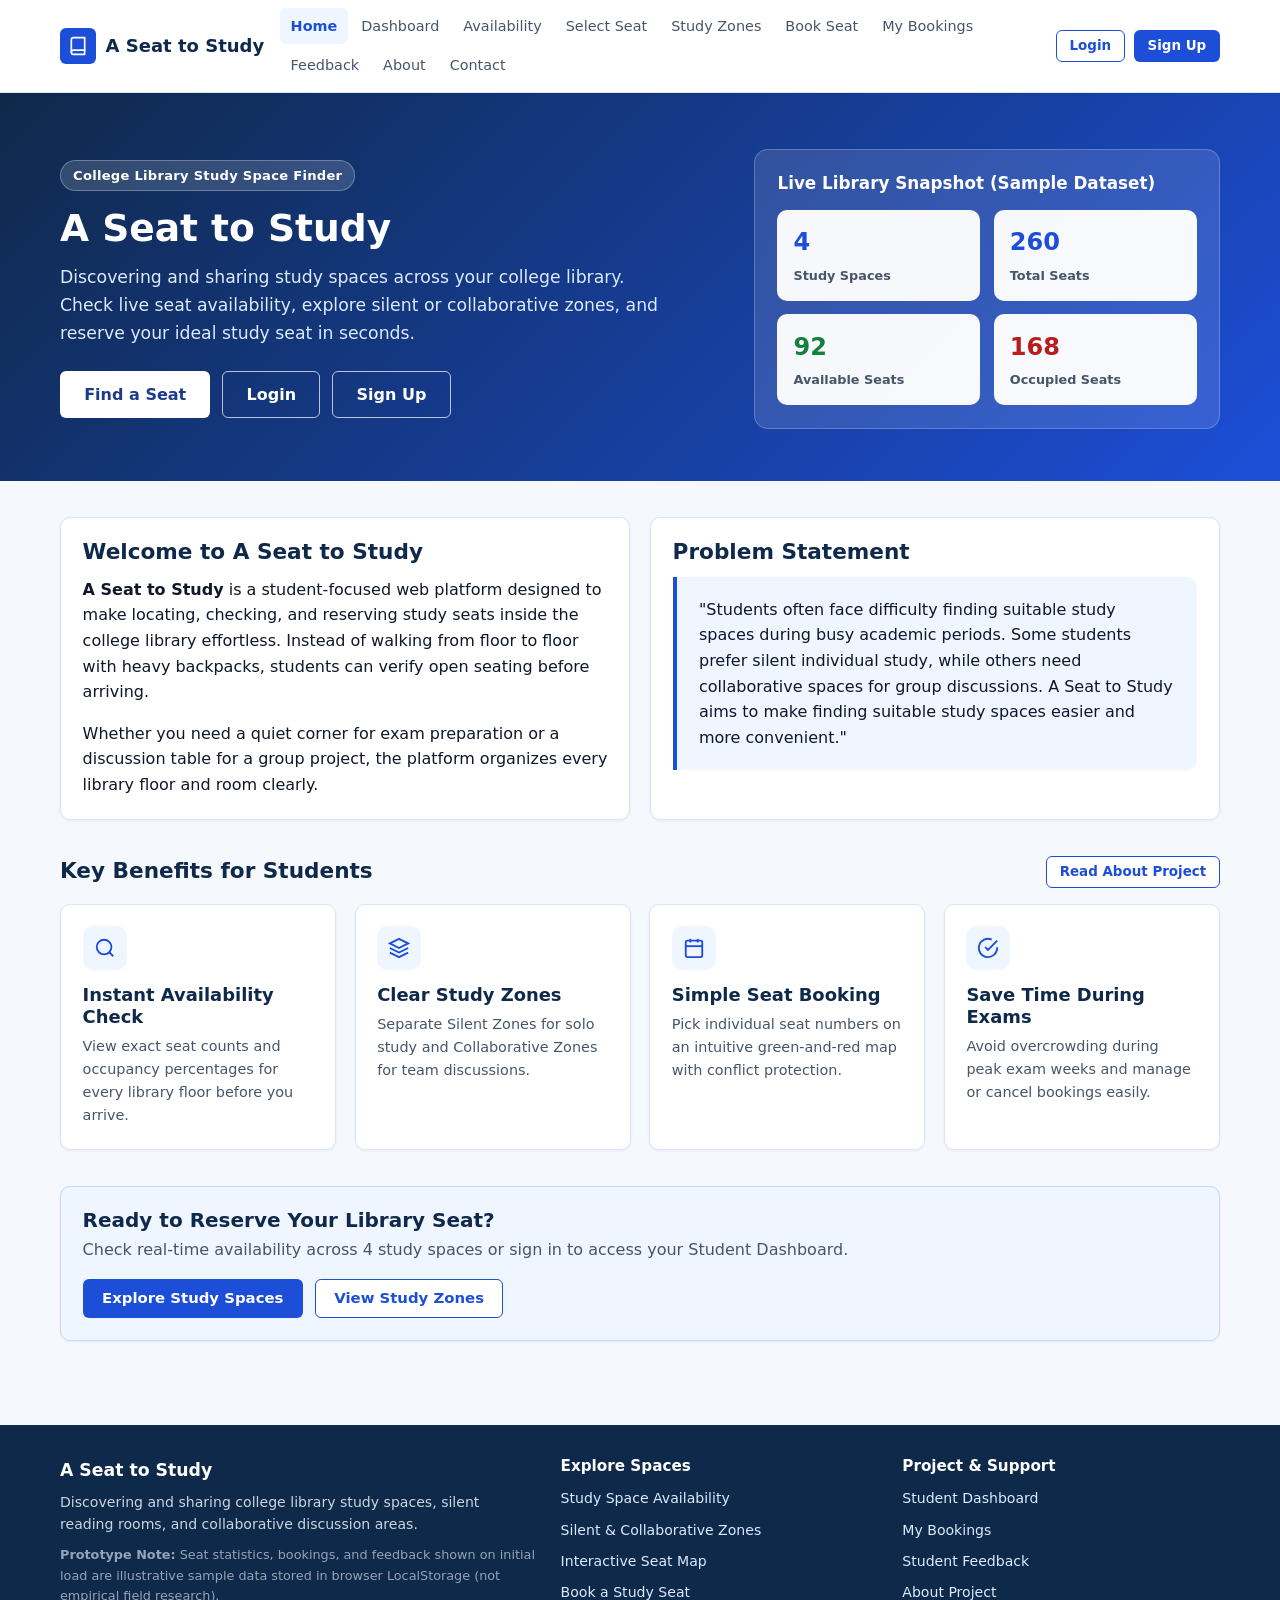
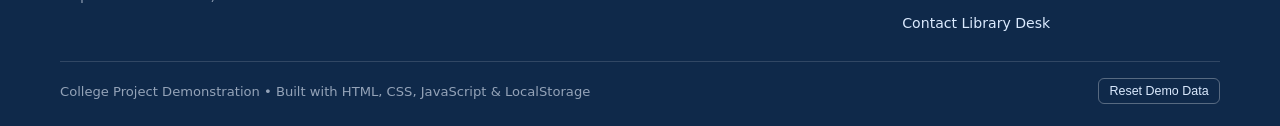
<file: index.html>
<!DOCTYPE html>
<html lang="en">
<head>
  <meta charset="UTF-8" />
  <meta name="viewport" content="width=device-width, initial-scale=1.0" />
  <title>A Seat to Study | Discovering and Sharing Study Spaces</title>
  <link rel="stylesheet" href="style.css" />
</head>
<body data-page="home">
  <header id="site-header" class="site-header"></header>

  <main class="main-content main-content--flush-top">
    <!-- Hero Welcome Section -->
    <section class="hero">
      <div class="container">
        <div class="hero-grid">
          <div>
            <span class="hero-eyebrow">College Library Study Space Finder</span>
            <h1>A Seat to Study</h1>
            <p class="hero-subtitle">
              Discovering and sharing study spaces across your college library. Check live seat availability, explore silent or collaborative zones, and reserve your ideal study seat in seconds.
            </p>
            <div id="home-auth-actions" class="hero-actions">
              <a href="availability.html" class="btn btn-white btn-lg">Find a Seat</a>
              <a href="login.html" class="btn btn-outline-light btn-lg">Login</a>
              <a href="signup.html" class="btn btn-outline-light btn-lg">Sign Up</a>
            </div>
          </div>

          <div class="hero-summary-card">
            <h3>Live Library Snapshot (Sample Dataset)</h3>
            <div class="hero-mini-stats">
              <div class="hero-mini-stat">
                <span class="num" id="home-stat-spaces">4</span>
                <span class="lbl">Study Spaces</span>
              </div>
              <div class="hero-mini-stat">
                <span class="num" id="home-stat-total">260</span>
                <span class="lbl">Total Seats</span>
              </div>
              <div class="hero-mini-stat">
                <span class="num" id="home-stat-available" style="color:#15803d;">92</span>
                <span class="lbl">Available Seats</span>
              </div>
              <div class="hero-mini-stat">
                <span class="num" id="home-stat-occupied" style="color:#b91c1c;">168</span>
                <span class="lbl">Occupied Seats</span>
              </div>
            </div>
          </div>
        </div>
      </div>
    </section>

    <div class="container">
      <!-- Introduction & Problem Statement -->
      <section class="section">
        <div class="grid-2">
          <div class="card">
            <h2 style="font-size:1.35rem; margin-bottom:0.65rem;">Welcome to A Seat to Study</h2>
            <p>
              <strong>A Seat to Study</strong> is a student-focused web platform designed to make locating, checking, and reserving study seats inside the college library effortless. Instead of walking from floor to floor with heavy backpacks, students can verify open seating before arriving.
            </p>
            <p style="margin-bottom:0;">
              Whether you need a quiet corner for exam preparation or a discussion table for a group project, the platform organizes every library floor and room clearly.
            </p>
          </div>

          <div class="card">
            <h2 style="font-size:1.35rem; margin-bottom:0.65rem;">Problem Statement</h2>
            <div class="problem-box">
              <p style="margin-bottom:0;">
                "Students often face difficulty finding suitable study spaces during busy academic periods. Some students prefer silent individual study, while others need collaborative spaces for group discussions. A Seat to Study aims to make finding suitable study spaces easier and more convenient."
              </p>
            </div>
          </div>
        </div>
      </section>

      <!-- Benefits of the Platform -->
      <section class="section">
        <div class="section-header">
          <h2>Key Benefits for Students</h2>
          <a href="about.html" class="btn btn-sm btn-secondary">Read About Project</a>
        </div>
        <div class="grid-4">
          <article class="card">
            <div class="stat-icon" style="margin-bottom:0.85rem;">
              <svg width="22" height="22" viewBox="0 0 24 24" fill="none" stroke="currentColor" stroke-width="2" aria-hidden="true">
                <circle cx="11" cy="11" r="8"></circle>
                <line x1="21" y1="21" x2="16.65" y2="16.65"></line>
              </svg>
            </div>
            <h3 class="card-title">Instant Availability Check</h3>
            <p style="font-size:0.9rem; color:#475569; margin-top:0.4rem; margin-bottom:0;">
              View exact seat counts and occupancy percentages for every library floor before you arrive.
            </p>
          </article>

          <article class="card">
            <div class="stat-icon" style="margin-bottom:0.85rem;">
              <svg width="22" height="22" viewBox="0 0 24 24" fill="none" stroke="currentColor" stroke-width="2" aria-hidden="true">
                <path d="M12 2L2 7l10 5 10-5-10-5z"></path>
                <path d="M2 17l10 5 10-5"></path>
                <path d="M2 12l10 5 10-5"></path>
              </svg>
            </div>
            <h3 class="card-title">Clear Study Zones</h3>
            <p style="font-size:0.9rem; color:#475569; margin-top:0.4rem; margin-bottom:0;">
              Separate Silent Zones for solo study and Collaborative Zones for team discussions.
            </p>
          </article>

          <article class="card">
            <div class="stat-icon" style="margin-bottom:0.85rem;">
              <svg width="22" height="22" viewBox="0 0 24 24" fill="none" stroke="currentColor" stroke-width="2" aria-hidden="true">
                <rect x="3" y="4" width="18" height="18" rx="2" ry="2"></rect>
                <line x1="16" y1="2" x2="16" y2="6"></line>
                <line x1="8" y1="2" x2="8" y2="6"></line>
                <line x1="3" y1="10" x2="21" y2="10"></line>
              </svg>
            </div>
            <h3 class="card-title">Simple Seat Booking</h3>
            <p style="font-size:0.9rem; color:#475569; margin-top:0.4rem; margin-bottom:0;">
              Pick individual seat numbers on an intuitive green-and-red map with conflict protection.
            </p>
          </article>

          <article class="card">
            <div class="stat-icon" style="margin-bottom:0.85rem;">
              <svg width="22" height="22" viewBox="0 0 24 24" fill="none" stroke="currentColor" stroke-width="2" aria-hidden="true">
                <path d="M22 11.08V12a10 10 0 1 1-5.93-9.14"></path>
                <polyline points="22 4 12 14.01 9 11.01"></polyline>
              </svg>
            </div>
            <h3 class="card-title">Save Time During Exams</h3>
            <p style="font-size:0.9rem; color:#475569; margin-top:0.4rem; margin-bottom:0;">
              Avoid overcrowding during peak exam weeks and manage or cancel bookings easily.
            </p>
          </article>
        </div>
      </section>

      <!-- Quick Navigation Section -->
      <section class="section">
        <div class="card" style="background-color:#eff6ff; border-color:#bfdbfe; display:flex; justify-content:space-between; align-items:center; flex-wrap:wrap; gap:1rem;">
          <div>
            <h2 style="font-size:1.25rem; margin-bottom:0.25rem;">Ready to Reserve Your Library Seat?</h2>
            <p style="margin-bottom:0; color:#475569;">
              Check real-time availability across 4 study spaces or sign in to access your Student Dashboard.
            </p>
          </div>
          <div style="display:flex; gap:0.75rem; flex-wrap:wrap;">
            <a href="availability.html" class="btn btn-primary">Explore Study Spaces</a>
            <a href="zones.html" class="btn btn-secondary">View Study Zones</a>
          </div>
        </div>
      </section>
    </div>
  </main>

  <footer id="site-footer" class="site-footer"></footer>

  <script src="data.js"></script>
  <script src="script.js"></script>
</body>
</html>
</file>
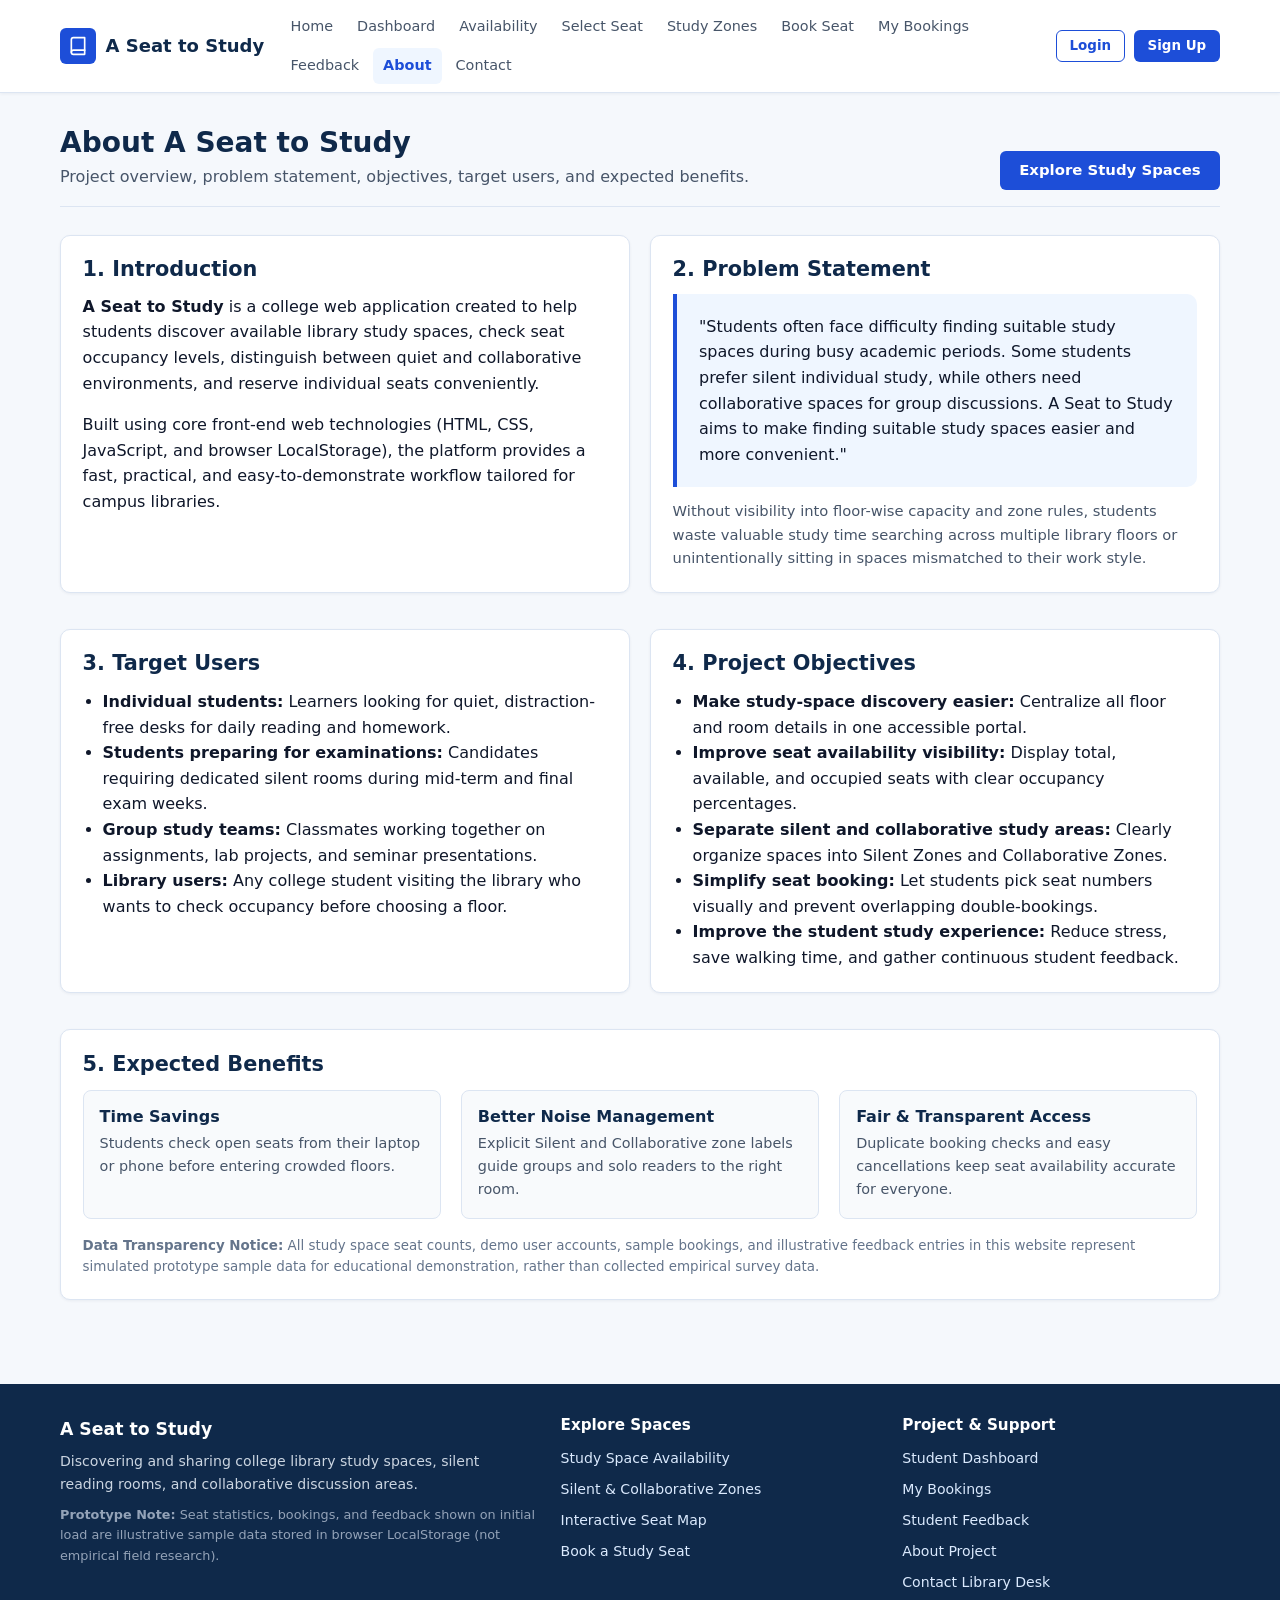
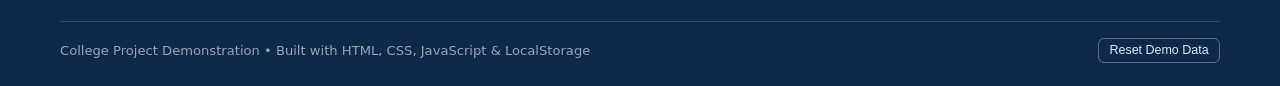
<file: about.html>
<!DOCTYPE html>
<html lang="en">
<head>
  <meta charset="UTF-8" />
  <meta name="viewport" content="width=device-width, initial-scale=1.0" />
  <title>About Project | A Seat to Study</title>
  <link rel="stylesheet" href="style.css" />
</head>
<body data-page="about">
  <header id="site-header" class="site-header"></header>

  <main class="main-content">
    <div class="container">
      <div class="page-header">
        <div>
          <h1>About A Seat to Study</h1>
          <p>Project overview, problem statement, objectives, target users, and expected benefits.</p>
        </div>
        <a href="availability.html" class="btn btn-primary">Explore Study Spaces</a>
      </div>

      <!-- Introduction & Problem Statement -->
      <section class="section">
        <div class="grid-2">
          <article class="card">
            <h2 style="font-size:1.3rem; margin-bottom:0.65rem;">1. Introduction</h2>
            <p>
              <strong>A Seat to Study</strong> is a college web application created to help students discover available library study spaces, check seat occupancy levels, distinguish between quiet and collaborative environments, and reserve individual seats conveniently.
            </p>
            <p style="margin-bottom:0;">
              Built using core front-end web technologies (HTML, CSS, JavaScript, and browser LocalStorage), the platform provides a fast, practical, and easy-to-demonstrate workflow tailored for campus libraries.
            </p>
          </article>

          <article class="card">
            <h2 style="font-size:1.3rem; margin-bottom:0.65rem;">2. Problem Statement</h2>
            <div class="problem-box" style="margin-bottom:0.75rem;">
              <p style="margin-bottom:0;">
                "Students often face difficulty finding suitable study spaces during busy academic periods. Some students prefer silent individual study, while others need collaborative spaces for group discussions. A Seat to Study aims to make finding suitable study spaces easier and more convenient."
              </p>
            </div>
            <p style="font-size:0.92rem; color:#475569; margin-bottom:0;">
              Without visibility into floor-wise capacity and zone rules, students waste valuable study time searching across multiple library floors or unintentionally sitting in spaces mismatched to their work style.
            </p>
          </article>
        </div>
      </section>

      <!-- Target Users & Objectives -->
      <section class="section">
        <div class="grid-2">
          <article class="card">
            <h2 style="font-size:1.3rem; margin-bottom:0.75rem;">3. Target Users</h2>
            <ul style="margin-bottom:0;">
              <li><strong>Individual students:</strong> Learners looking for quiet, distraction-free desks for daily reading and homework.</li>
              <li><strong>Students preparing for examinations:</strong> Candidates requiring dedicated silent rooms during mid-term and final exam weeks.</li>
              <li><strong>Group study teams:</strong> Classmates working together on assignments, lab projects, and seminar presentations.</li>
              <li><strong>Library users:</strong> Any college student visiting the library who wants to check occupancy before choosing a floor.</li>
            </ul>
          </article>

          <article class="card">
            <h2 style="font-size:1.3rem; margin-bottom:0.75rem;">4. Project Objectives</h2>
            <ul style="margin-bottom:0;">
              <li><strong>Make study-space discovery easier:</strong> Centralize all floor and room details in one accessible portal.</li>
              <li><strong>Improve seat availability visibility:</strong> Display total, available, and occupied seats with clear occupancy percentages.</li>
              <li><strong>Separate silent and collaborative study areas:</strong> Clearly organize spaces into Silent Zones and Collaborative Zones.</li>
              <li><strong>Simplify seat booking:</strong> Let students pick seat numbers visually and prevent overlapping double-bookings.</li>
              <li><strong>Improve the student study experience:</strong> Reduce stress, save walking time, and gather continuous student feedback.</li>
            </ul>
          </article>
        </div>
      </section>

      <!-- Expected Benefits -->
      <section class="section">
        <article class="card">
          <h2 style="font-size:1.3rem; margin-bottom:0.75rem;">5. Expected Benefits</h2>
          <div class="grid-3">
            <div style="background:#f8fafc; padding:1rem; border-radius:8px; border:1px solid #dce5f2;">
              <h3 class="card-title" style="font-size:1rem;">Time Savings</h3>
              <p style="font-size:0.9rem; color:#475569; margin:0.35rem 0 0;">
                Students check open seats from their laptop or phone before entering crowded floors.
              </p>
            </div>
            <div style="background:#f8fafc; padding:1rem; border-radius:8px; border:1px solid #dce5f2;">
              <h3 class="card-title" style="font-size:1rem;">Better Noise Management</h3>
              <p style="font-size:0.9rem; color:#475569; margin:0.35rem 0 0;">
                Explicit Silent and Collaborative zone labels guide groups and solo readers to the right room.
              </p>
            </div>
            <div style="background:#f8fafc; padding:1rem; border-radius:8px; border:1px solid #dce5f2;">
              <h3 class="card-title" style="font-size:1rem;">Fair &amp; Transparent Access</h3>
              <p style="font-size:0.9rem; color:#475569; margin:0.35rem 0 0;">
                Duplicate booking checks and easy cancellations keep seat availability accurate for everyone.
              </p>
            </div>
          </div>
          <p style="font-size:0.84rem; color:#64748b; margin-top:1rem; margin-bottom:0;">
            <strong>Data Transparency Notice:</strong> All study space seat counts, demo user accounts, sample bookings, and illustrative feedback entries in this website represent simulated prototype sample data for educational demonstration, rather than collected empirical survey data.
          </p>
        </article>
      </section>
    </div>
  </main>

  <footer id="site-footer" class="site-footer"></footer>

  <script src="data.js"></script>
  <script src="script.js"></script>
</body>
</html>
</file>
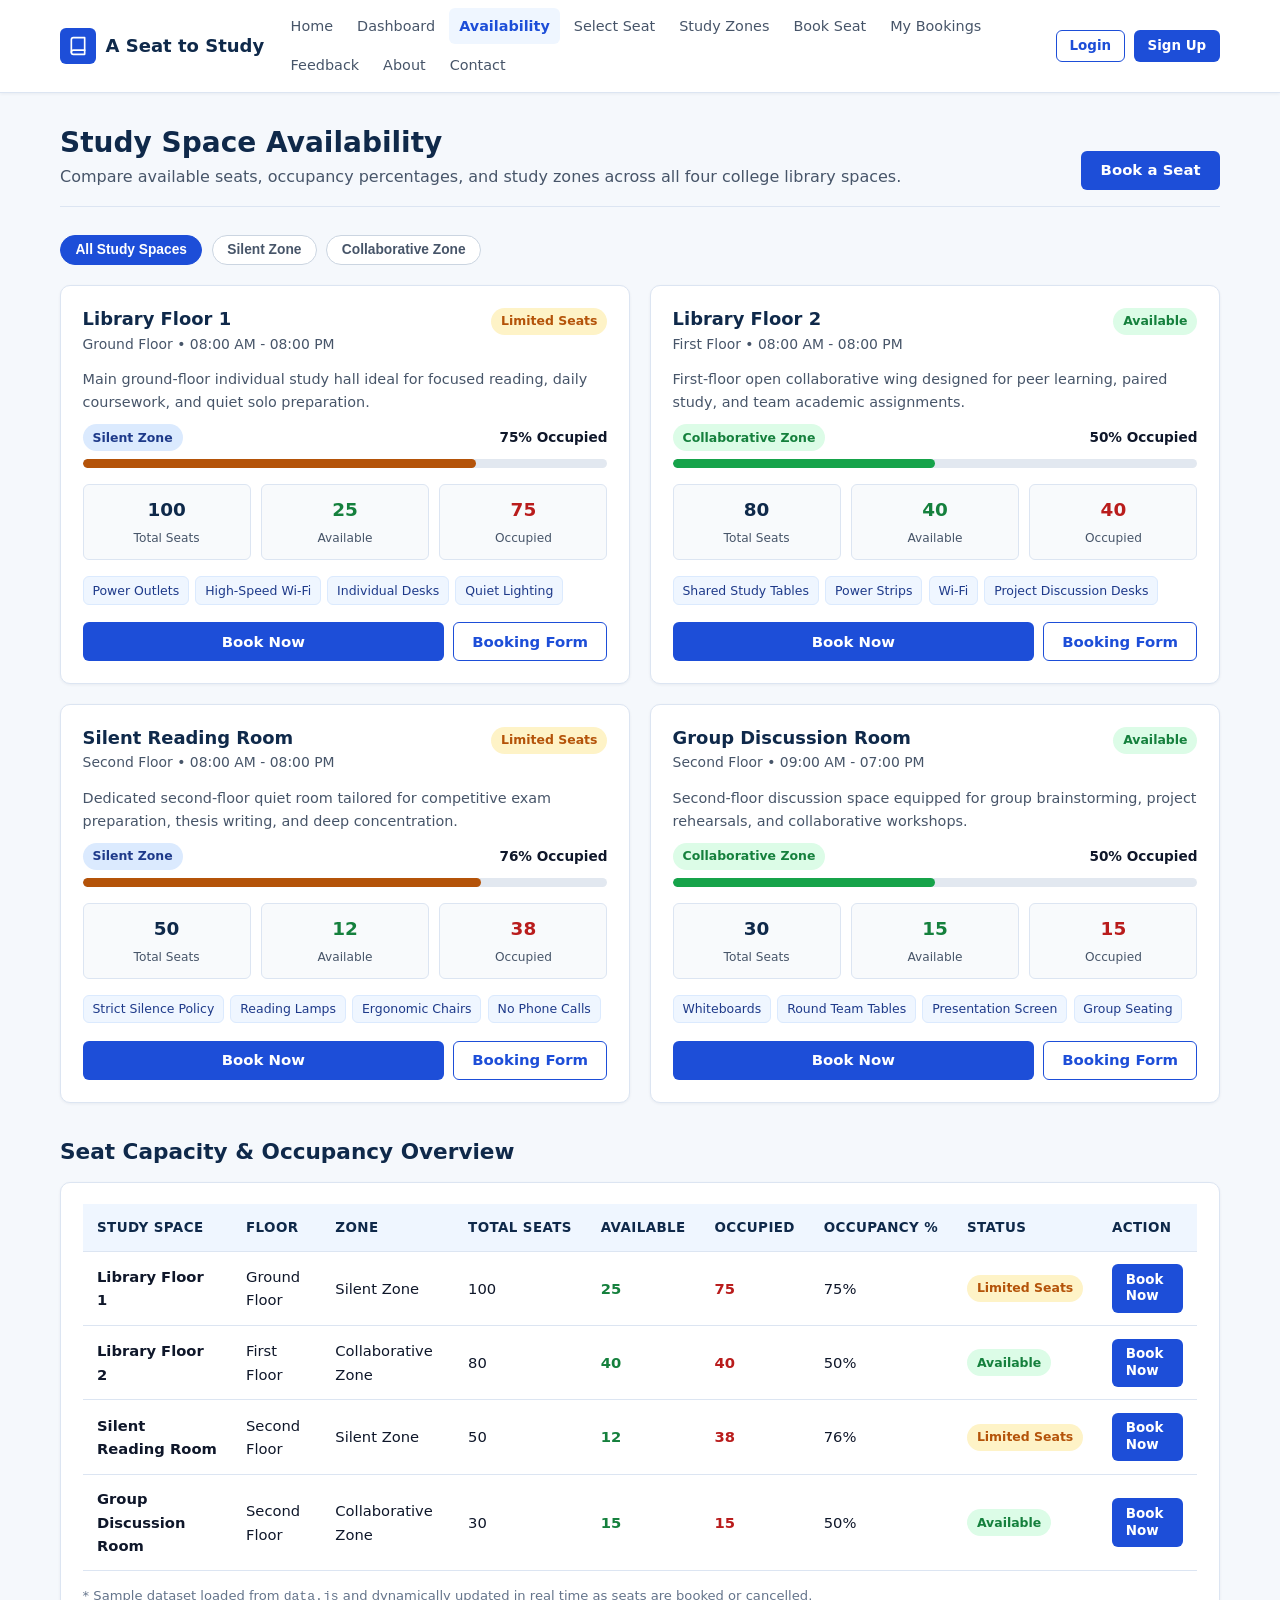
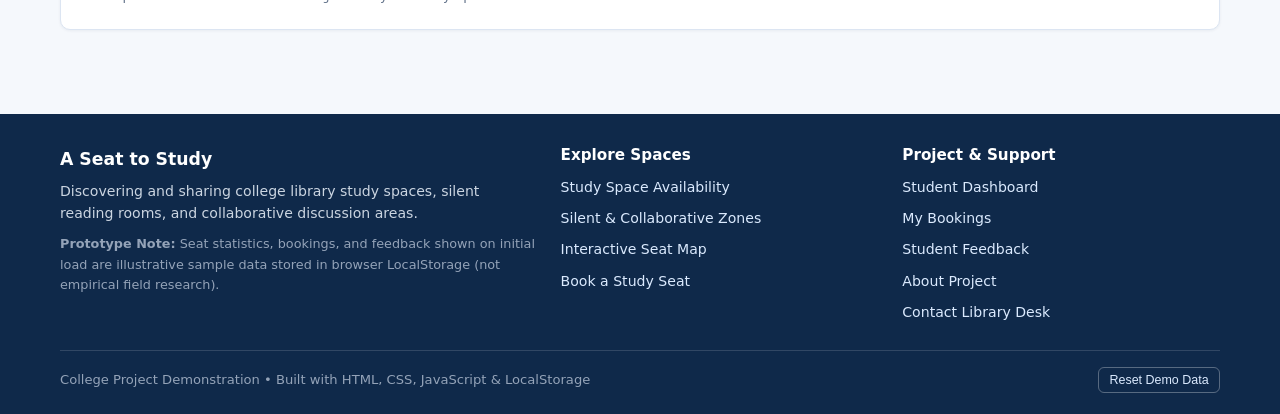
<file: availability.html>
<!DOCTYPE html>
<html lang="en">
<head>
  <meta charset="UTF-8" />
  <meta name="viewport" content="width=device-width, initial-scale=1.0" />
  <title>Study Space Availability | A Seat to Study</title>
  <link rel="stylesheet" href="style.css" />
</head>
<body data-page="availability">
  <header id="site-header" class="site-header"></header>

  <main class="main-content">
    <div class="container">
      <div class="page-header">
        <div>
          <h1>Study Space Availability</h1>
          <p>Compare available seats, occupancy percentages, and study zones across all four college library spaces.</p>
        </div>
        <a href="booking.html" class="btn btn-primary">Book a Seat</a>
      </div>

      <!-- Zone Filter Controls -->
      <div class="filter-bar" role="group" aria-label="Filter by Study Zone">
        <button type="button" class="filter-btn active" data-zone-filter="all">All Study Spaces</button>
        <button type="button" class="filter-btn" data-zone-filter="Silent Zone">Silent Zone</button>
        <button type="button" class="filter-btn" data-zone-filter="Collaborative Zone">Collaborative Zone</button>
      </div>

      <!-- Study Space Cards -->
      <section class="section">
        <div id="availability-cards" class="grid-2"></div>
      </section>

      <!-- Structured Summary Table -->
      <section class="section">
        <div class="section-header">
          <h2>Seat Capacity &amp; Occupancy Overview</h2>
        </div>
        <div class="card">
          <div class="table-responsive">
            <table class="data-table">
              <thead>
                <tr>
                  <th>Study Space</th>
                  <th>Floor</th>
                  <th>Zone</th>
                  <th>Total Seats</th>
                  <th>Available</th>
                  <th>Occupied</th>
                  <th>Occupancy %</th>
                  <th>Status</th>
                  <th>Action</th>
                </tr>
              </thead>
              <tbody id="availability-table-body"></tbody>
            </table>
          </div>
          <p style="font-size:0.82rem; color:#64748b; margin-top:0.85rem; margin-bottom:0;">
            * Sample dataset loaded from <code>data.js</code> and dynamically updated in real time as seats are booked or cancelled.
          </p>
        </div>
      </section>
    </div>
  </main>

  <footer id="site-footer" class="site-footer"></footer>

  <script src="data.js"></script>
  <script src="script.js"></script>
</body>
</html>
</file>
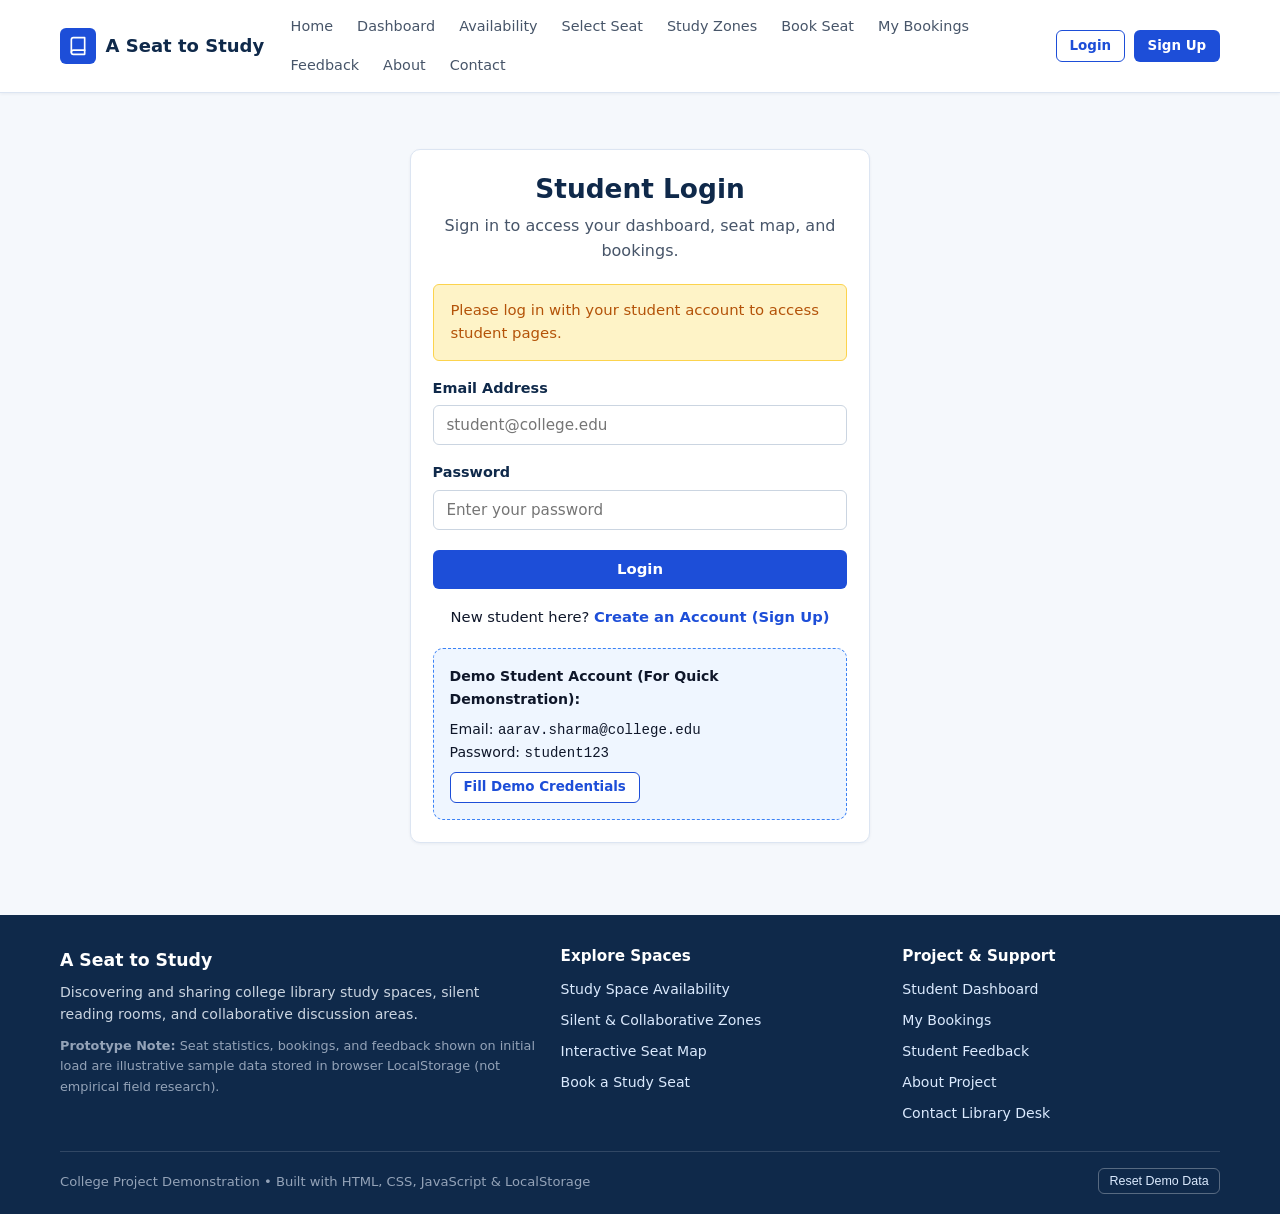
<file: booking.html>
<!DOCTYPE html>
<html lang="en">
<head>
  <meta charset="UTF-8" />
  <meta name="viewport" content="width=device-width, initial-scale=1.0" />
  <title>Book a Study Seat | A Seat to Study</title>
  <link rel="stylesheet" href="style.css" />
</head>
<body data-page="booking">
  <header id="site-header" class="site-header"></header>

  <main class="main-content">
    <div class="container">
      <div class="page-header">
        <div>
          <h1>Book a Study Seat</h1>
          <p>Reserve an available seat for your chosen date and time slot with automatic overlap protection.</p>
        </div>
        <a href="my-bookings.html" class="btn btn-secondary">View My Bookings</a>
      </div>

      <div class="grid-2" style="grid-template-columns: 1.35fr 0.9fr; align-items:start;">
        <!-- Booking Form Card -->
        <section class="card">
          <h2 style="font-size:1.25rem; margin-bottom:1rem;">Seat Reservation Form</h2>

          <div id="booking-alert" class="alert hidden" role="alert"></div>

          <form id="booking-form" novalidate>
            <div class="form-group">
              <label for="booking-student" class="form-label">Student Name</label>
              <input type="text" id="booking-student" class="form-control" readonly />
            </div>

            <div class="form-group">
              <label for="booking-space" class="form-label">Study Space</label>
              <select id="booking-space" class="form-control" required></select>
            </div>

            <div class="form-row">
              <div class="form-group">
                <label for="booking-date" class="form-label">Booking Date</label>
                <input type="date" id="booking-date" class="form-control" required />
              </div>

              <div class="form-group">
                <label for="booking-slot" class="form-label">Time Slot</label>
                <select id="booking-slot" class="form-control" required></select>
              </div>
            </div>

            <div class="form-group">
              <label for="booking-seat" class="form-label">Select Seat Number</label>
              <select id="booking-seat" class="form-control" required></select>
              <small style="color:#64748b; display:block; margin-top:0.35rem;">
                Note: Trying to reserve an occupied seat or overlapping time slot will be blocked automatically.
              </small>
            </div>

            <button type="submit" class="btn btn-primary btn-lg" style="width:100%;">
              Confirm Booking
            </button>
          </form>

          <!-- Confirmation Card -->
          <div id="booking-confirmation-card" class="card hidden" style="margin-top:1.25rem; background:#f0fdf4; border-color:#86efac;"></div>
        </section>

        <!-- Space Live Summary Sidebar -->
        <aside id="booking-space-summary" class="card"></aside>
      </div>
    </div>
  </main>

  <footer id="site-footer" class="site-footer"></footer>

  <script src="data.js"></script>
  <script src="script.js"></script>
</body>
</html>
</file>
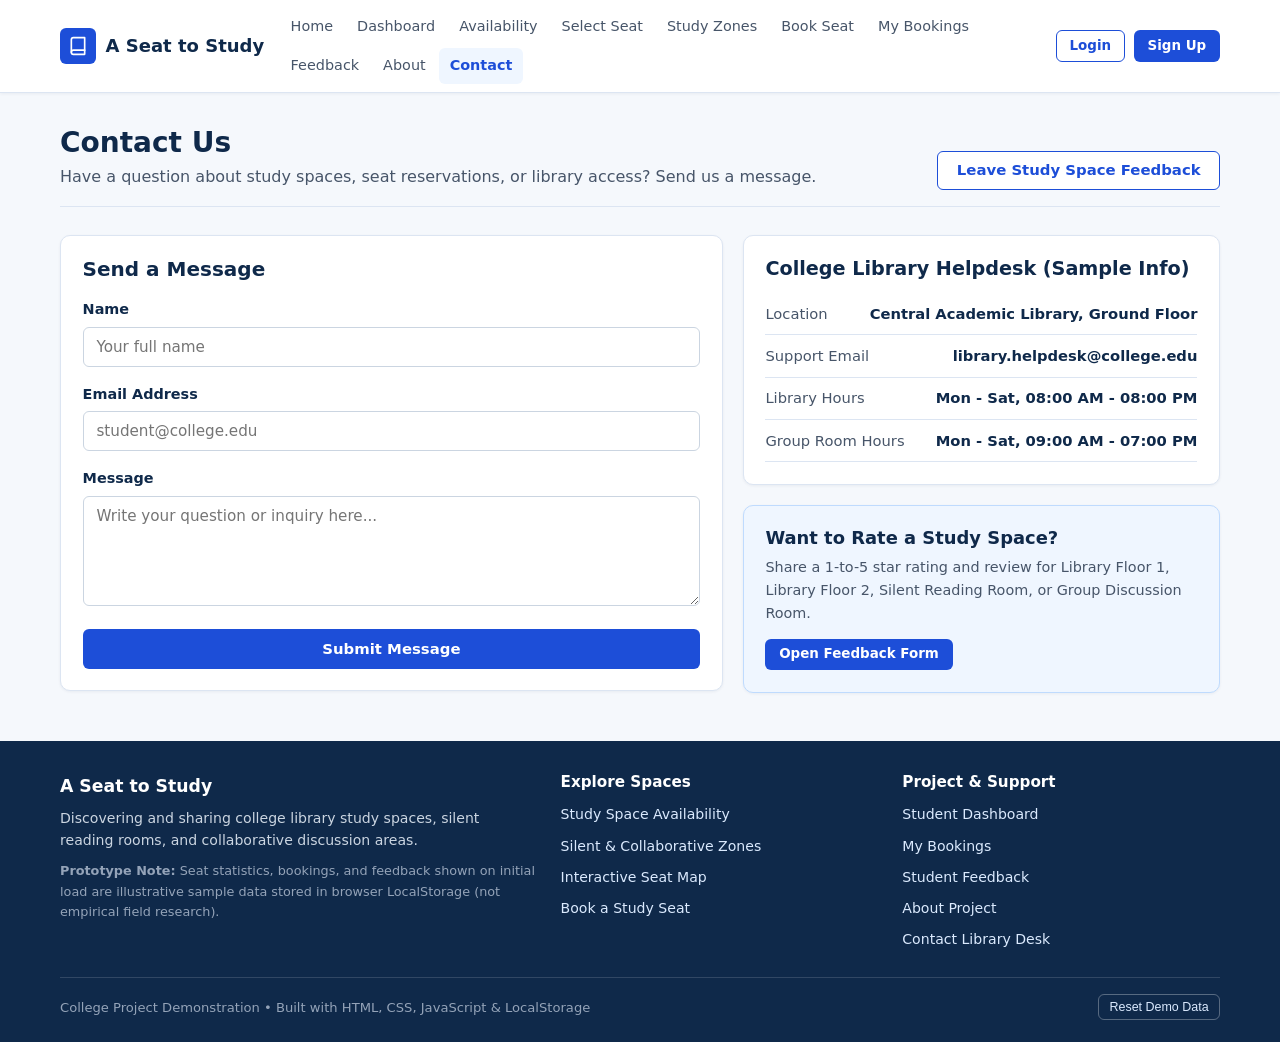
<file: contact.html>
<!DOCTYPE html>
<html lang="en">
<head>
  <meta charset="UTF-8" />
  <meta name="viewport" content="width=device-width, initial-scale=1.0" />
  <title>Contact Us | A Seat to Study</title>
  <link rel="stylesheet" href="style.css" />
</head>
<body data-page="contact">
  <header id="site-header" class="site-header"></header>

  <main class="main-content">
    <div class="container">
      <div class="page-header">
        <div>
          <h1>Contact Us</h1>
          <p>Have a question about study spaces, seat reservations, or library access? Send us a message.</p>
        </div>
        <a href="feedback.html" class="btn btn-secondary">Leave Study Space Feedback</a>
      </div>

      <div class="grid-2" style="grid-template-columns: 1.25fr 0.9fr; align-items:start;">
        <!-- Contact Form -->
        <section class="card">
          <h2 style="font-size:1.25rem; margin-bottom:1rem;">Send a Message</h2>

          <div id="contact-alert" class="alert hidden" role="alert"></div>

          <form id="contact-form" novalidate>
            <div class="form-group">
              <label for="contact-name" class="form-label">Name</label>
              <input type="text" id="contact-name" class="form-control" placeholder="Your full name" required />
            </div>

            <div class="form-group">
              <label for="contact-email" class="form-label">Email Address</label>
              <input type="email" id="contact-email" class="form-control" placeholder="student@college.edu" required />
            </div>

            <div class="form-group">
              <label for="contact-message" class="form-label">Message</label>
              <textarea id="contact-message" class="form-control" placeholder="Write your question or inquiry here..." required></textarea>
            </div>

            <button type="submit" class="btn btn-primary" style="width:100%;">Submit Message</button>
          </form>
        </section>

        <!-- Library Desk Information -->
        <aside>
          <div class="card" style="margin-bottom:1.25rem;">
            <h2 style="font-size:1.2rem; margin-bottom:0.75rem;">College Library Helpdesk (Sample Info)</h2>
            <ul class="detail-list" style="margin-bottom:0;">
              <li><span>Location</span><strong>Central Academic Library, Ground Floor</strong></li>
              <li><span>Support Email</span><strong>library.helpdesk@college.edu</strong></li>
              <li><span>Library Hours</span><strong>Mon - Sat, 08:00 AM - 08:00 PM</strong></li>
              <li><span>Group Room Hours</span><strong>Mon - Sat, 09:00 AM - 07:00 PM</strong></li>
            </ul>
          </div>

          <div class="card" style="background:#eff6ff; border-color:#bfdbfe;">
            <h3 class="card-title">Want to Rate a Study Space?</h3>
            <p style="font-size:0.9rem; color:#475569; margin:0.4rem 0 0.85rem;">
              Share a 1-to-5 star rating and review for Library Floor 1, Library Floor 2, Silent Reading Room, or Group Discussion Room.
            </p>
            <a href="feedback.html" class="btn btn-primary btn-sm">Open Feedback Form</a>
          </div>
        </aside>
      </div>
    </div>
  </main>

  <footer id="site-footer" class="site-footer"></footer>

  <script src="data.js"></script>
  <script src="script.js"></script>
</body>
</html>
</file>
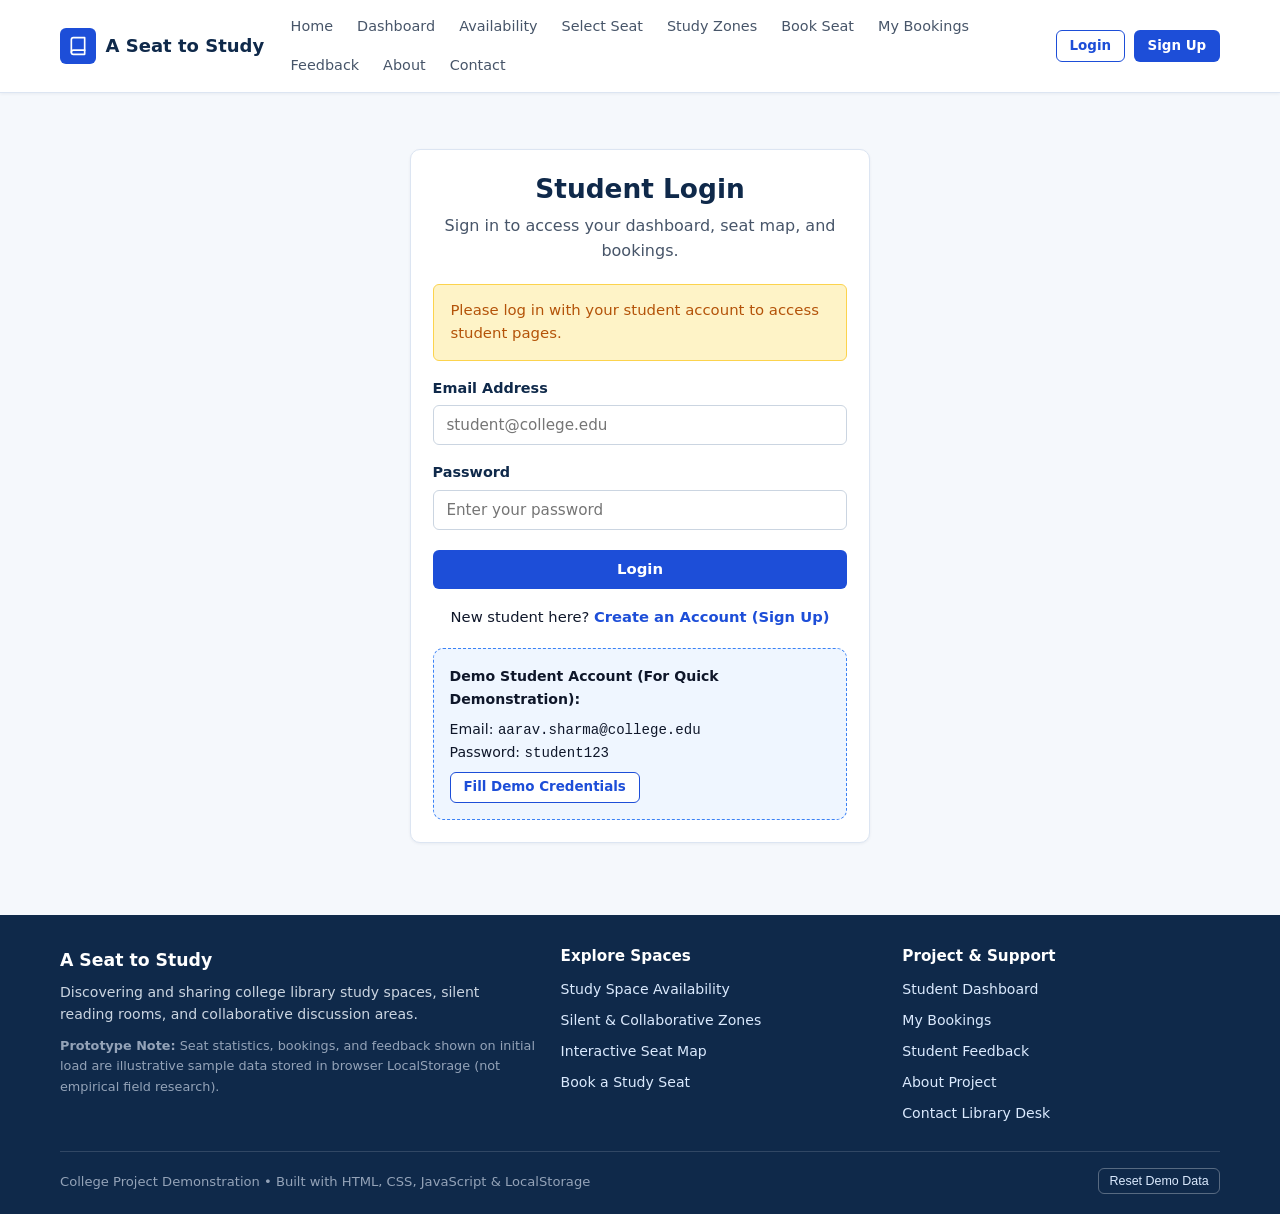
<file: dashboard.html>
<!DOCTYPE html>
<html lang="en">
<head>
  <meta charset="UTF-8" />
  <meta name="viewport" content="width=device-width, initial-scale=1.0" />
  <title>Student Dashboard | A Seat to Study</title>
  <link rel="stylesheet" href="style.css" />
</head>
<body data-page="dashboard">
  <header id="site-header" class="site-header"></header>

  <main class="main-content">
    <div class="container">
      <!-- Welcome Header -->
      <div class="page-header">
        <div>
          <h1 id="dashboard-welcome">Welcome back!</h1>
          <p>Live library study space summary calculated automatically from current availability data.</p>
        </div>
        <div style="display:flex; gap:0.65rem; flex-wrap:wrap;">
          <a href="booking.html" class="btn btn-primary">Quick Booking</a>
          <a href="seat-selection.html" class="btn btn-secondary">Open Seat Map</a>
        </div>
      </div>

      <!-- 4 Automatic Dashboard Stat Cards -->
      <section class="section">
        <div class="grid-4">
          <div class="stat-card stat-card--navy">
            <div>
              <div class="stat-label">Total Study Spaces</div>
              <div class="stat-value" id="dash-total-spaces">0</div>
            </div>
            <div class="stat-icon">
              <svg width="22" height="22" viewBox="0 0 24 24" fill="none" stroke="currentColor" stroke-width="2" aria-hidden="true">
                <path d="M3 9l9-7 9 7v11a2 2 0 0 1-2 2H5a2 2 0 0 1-2-2z"></path>
                <polyline points="9 22 9 12 15 12 15 22"></polyline>
              </svg>
            </div>
          </div>

          <div class="stat-card">
            <div>
              <div class="stat-label">Total Seats</div>
              <div class="stat-value" id="dash-total-seats">0</div>
            </div>
            <div class="stat-icon">
              <svg width="22" height="22" viewBox="0 0 24 24" fill="none" stroke="currentColor" stroke-width="2" aria-hidden="true">
                <rect x="4" y="4" width="16" height="16" rx="2"></rect>
                <line x1="4" y1="12" x2="20" y2="12"></line>
                <line x1="12" y1="4" x2="12" y2="20"></line>
              </svg>
            </div>
          </div>

          <div class="stat-card stat-card--green">
            <div>
              <div class="stat-label">Available Seats</div>
              <div class="stat-value" id="dash-available-seats" style="color:#15803d;">0</div>
            </div>
            <div class="stat-icon">
              <svg width="22" height="22" viewBox="0 0 24 24" fill="none" stroke="currentColor" stroke-width="2" aria-hidden="true">
                <path d="M22 11.08V12a10 10 0 1 1-5.93-9.14"></path>
                <polyline points="22 4 12 14.01 9 11.01"></polyline>
              </svg>
            </div>
          </div>

          <div class="stat-card stat-card--red">
            <div>
              <div class="stat-label">Occupied Seats</div>
              <div class="stat-value" id="dash-occupied-seats" style="color:#b91c1c;">0</div>
            </div>
            <div class="stat-icon">
              <svg width="22" height="22" viewBox="0 0 24 24" fill="none" stroke="currentColor" stroke-width="2" aria-hidden="true">
                <circle cx="12" cy="12" r="10"></circle>
                <line x1="15" y1="9" x2="9" y2="15"></line>
                <line x1="9" y1="9" x2="15" y2="15"></line>
              </svg>
            </div>
          </div>
        </div>
      </section>

      <!-- Availability Summary -->
      <section class="section">
        <div class="section-header">
          <h2>Study Space Availability Summary</h2>
          <a href="availability.html" class="btn btn-sm btn-secondary">View All Details</a>
        </div>
        <div class="card">
          <div class="table-responsive">
            <table class="data-table">
              <thead>
                <tr>
                  <th>Study Space</th>
                  <th>Floor</th>
                  <th>Study Zone</th>
                  <th>Available / Total</th>
                  <th>Occupancy</th>
                  <th>Status</th>
                  <th>Action</th>
                </tr>
              </thead>
              <tbody id="dash-availability-body"></tbody>
            </table>
          </div>
        </div>
      </section>

      <!-- Recently Booked Seats & Study Zone Info -->
      <section class="section">
        <div class="grid-2" style="grid-template-columns: 1.45fr 1fr;">
          <div>
            <div class="section-header">
              <h2>Recently Booked Seats</h2>
              <a href="my-bookings.html" class="btn btn-sm btn-secondary">My Bookings</a>
            </div>
            <div class="card">
              <div class="table-responsive">
                <table class="data-table">
                  <thead>
                    <tr>
                      <th>Student</th>
                      <th>Study Space</th>
                      <th>Seat</th>
                      <th>Date</th>
                      <th>Time Slot</th>
                      <th>Status</th>
                    </tr>
                  </thead>
                  <tbody id="dash-recent-bookings-body"></tbody>
                </table>
              </div>
              <p style="font-size:0.82rem; color:#64748b; margin-top:0.75rem; margin-bottom:0;">
                * Initial entries represent illustrative sample library bookings stored in LocalStorage.
              </p>
            </div>
          </div>

          <div>
            <div class="section-header">
              <h2>Study Zone Information</h2>
              <a href="zones.html" class="btn btn-sm btn-secondary">Compare Zones</a>
            </div>
            <div class="card zone-card zone-card--silent" style="margin-bottom:1rem;">
              <div class="card-header">
                <h3 class="card-title">Silent Zone</h3>
                <span class="badge badge-blue">Individual Study</span>
              </div>
              <p id="dash-silent-summary" style="font-size:0.9rem; color:#475569;"></p>
              <p style="font-size:0.86rem; color:#475569; margin-bottom:0.85rem;">
                Quiet environment strictly reserved for individual study and exam preparation.
              </p>
              <a href="zones.html" class="btn btn-sm btn-secondary">Explore Silent Zone</a>
            </div>

            <div class="card zone-card zone-card--collab">
              <div class="card-header">
                <h3 class="card-title">Collaborative Zone</h3>
                <span class="badge badge-green">Group Study</span>
              </div>
              <p id="dash-collab-summary" style="font-size:0.9rem; color:#475569;"></p>
              <p style="font-size:0.86rem; color:#475569; margin-bottom:0.85rem;">
                Open group seating supporting discussions, teamwork, and collaborative assignments.
              </p>
              <a href="zones.html" class="btn btn-sm btn-secondary">Explore Collaborative Zone</a>
            </div>
          </div>
        </div>
      </section>
    </div>
  </main>

  <footer id="site-footer" class="site-footer"></footer>

  <script src="data.js"></script>
  <script src="script.js"></script>
</body>
</html>
</file>
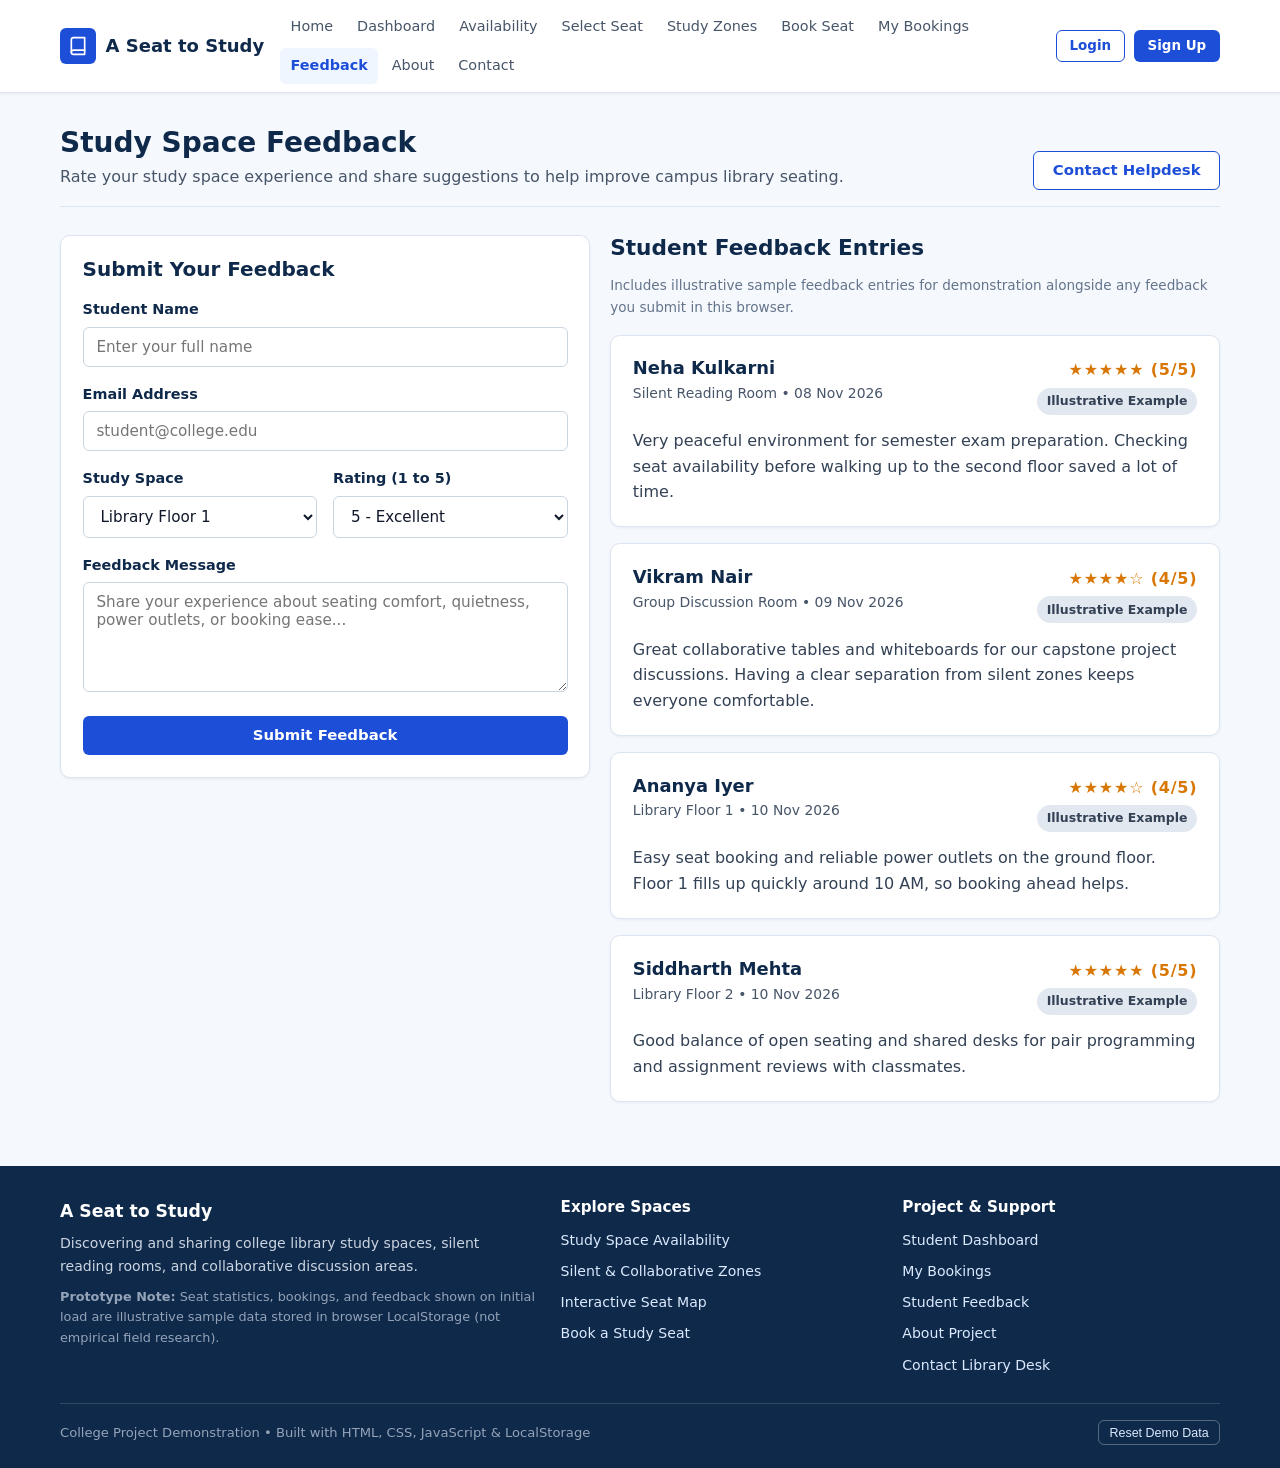
<file: feedback.html>
<!DOCTYPE html>
<html lang="en">
<head>
  <meta charset="UTF-8" />
  <meta name="viewport" content="width=device-width, initial-scale=1.0" />
  <title>Student Feedback | A Seat to Study</title>
  <link rel="stylesheet" href="style.css" />
</head>
<body data-page="feedback">
  <header id="site-header" class="site-header"></header>

  <main class="main-content">
    <div class="container">
      <div class="page-header">
        <div>
          <h1>Study Space Feedback</h1>
          <p>Rate your study space experience and share suggestions to help improve campus library seating.</p>
        </div>
        <a href="contact.html" class="btn btn-secondary">Contact Helpdesk</a>
      </div>

      <div class="grid-2" style="grid-template-columns: 1fr 1.15fr; align-items:start;">
        <!-- Feedback Form -->
        <section class="card">
          <h2 style="font-size:1.25rem; margin-bottom:1rem;">Submit Your Feedback</h2>

          <div id="feedback-alert" class="alert hidden" role="alert"></div>

          <form id="feedback-form" novalidate>
            <div class="form-group">
              <label for="fb-name" class="form-label">Student Name</label>
              <input type="text" id="fb-name" class="form-control" placeholder="Enter your full name" required />
            </div>

            <div class="form-group">
              <label for="fb-email" class="form-label">Email Address</label>
              <input type="email" id="fb-email" class="form-control" placeholder="student@college.edu" required />
            </div>

            <div class="form-row">
              <div class="form-group">
                <label for="fb-space" class="form-label">Study Space</label>
                <select id="fb-space" class="form-control" required></select>
              </div>

              <div class="form-group">
                <label for="fb-rating" class="form-label">Rating (1 to 5)</label>
                <select id="fb-rating" class="form-control" required>
                  <option value="5">5 - Excellent</option>
                  <option value="4">4 - Very Good</option>
                  <option value="3">3 - Good</option>
                  <option value="2">2 - Fair</option>
                  <option value="1">1 - Needs Improvement</option>
                </select>
              </div>
            </div>

            <div class="form-group">
              <label for="fb-message" class="form-label">Feedback Message</label>
              <textarea id="fb-message" class="form-control" placeholder="Share your experience about seating comfort, quietness, power outlets, or booking ease..." required></textarea>
            </div>

            <button type="submit" class="btn btn-primary" style="width:100%;">Submit Feedback</button>
          </form>
        </section>

        <!-- Recent Feedback Entries -->
        <section>
          <div class="section-header" style="margin-bottom:0.85rem;">
            <h2>Student Feedback Entries</h2>
          </div>
          <p style="font-size:0.85rem; color:#64748b; margin-bottom:1rem;">
            Includes illustrative sample feedback entries for demonstration alongside any feedback you submit in this browser.
          </p>
          <div id="feedback-list"></div>
        </section>
      </div>
    </div>
  </main>

  <footer id="site-footer" class="site-footer"></footer>

  <script src="data.js"></script>
  <script src="script.js"></script>
</body>
</html>
</file>
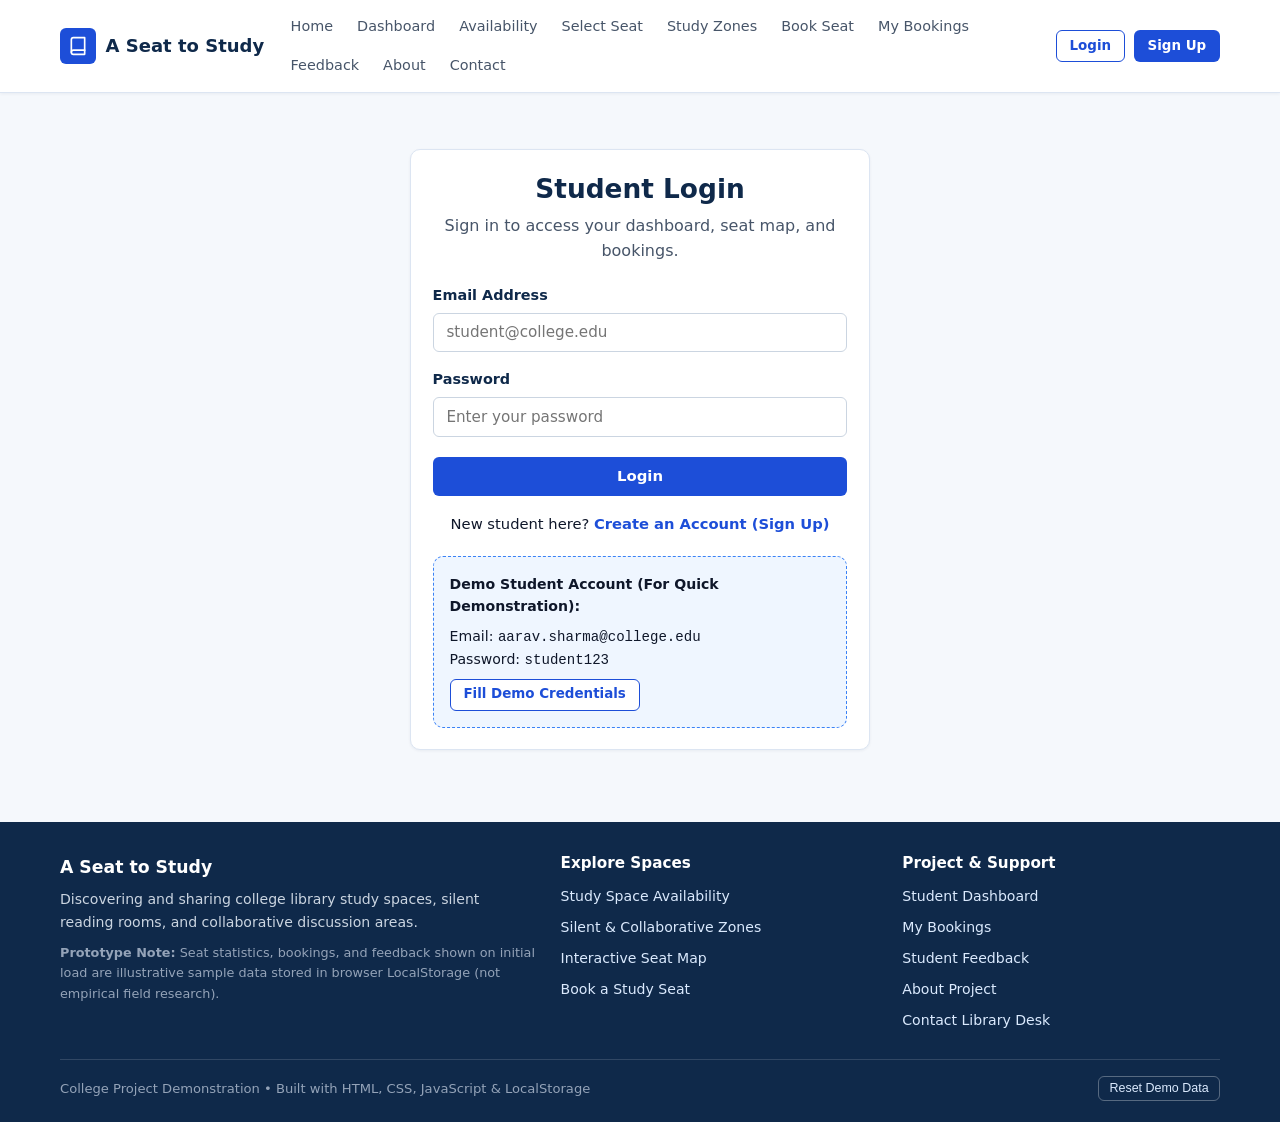
<file: login.html>
<!DOCTYPE html>
<html lang="en">
<head>
  <meta charset="UTF-8" />
  <meta name="viewport" content="width=device-width, initial-scale=1.0" />
  <title>Student Login | A Seat to Study</title>
  <link rel="stylesheet" href="style.css" />
</head>
<body data-page="login">
  <header id="site-header" class="site-header"></header>

  <main class="main-content">
    <div class="container">
      <div class="auth-wrapper">
        <div class="card">
          <div style="text-align:center; margin-bottom:1.25rem;">
            <h1 style="font-size:1.65rem;">Student Login</h1>
            <p style="color:#475569; margin-bottom:0;">Sign in to access your dashboard, seat map, and bookings.</p>
          </div>

          <div id="already-logged-in" class="alert alert-info hidden"></div>
          <div id="login-alert" class="alert hidden" role="alert"></div>

          <form id="login-form" novalidate>
            <div class="form-group">
              <label for="login-email" class="form-label">Email Address</label>
              <input
                type="email"
                id="login-email"
                class="form-control"
                placeholder="student@college.edu"
                required
              />
            </div>

            <div class="form-group">
              <label for="login-password" class="form-label">Password</label>
              <input
                type="password"
                id="login-password"
                class="form-control"
                placeholder="Enter your password"
                required
              />
            </div>

            <button type="submit" class="btn btn-primary" style="width:100%; margin-top:0.25rem;">
              Login
            </button>
          </form>

          <p style="text-align:center; margin-top:1rem; margin-bottom:0; font-size:0.92rem;">
            New student here? <a href="signup.html"><strong>Create an Account (Sign Up)</strong></a>
          </p>

          <div class="demo-box">
            <p><strong>Demo Student Account (For Quick Demonstration):</strong></p>
            <p>Email: <code>aarav.sharma@college.edu</code><br />Password: <code>student123</code></p>
            <button type="button" id="fill-demo-btn" class="btn btn-sm btn-secondary">
              Fill Demo Credentials
            </button>
          </div>
        </div>
      </div>
    </div>
  </main>

  <footer id="site-footer" class="site-footer"></footer>

  <script src="data.js"></script>
  <script src="script.js"></script>
</body>
</html>
</file>
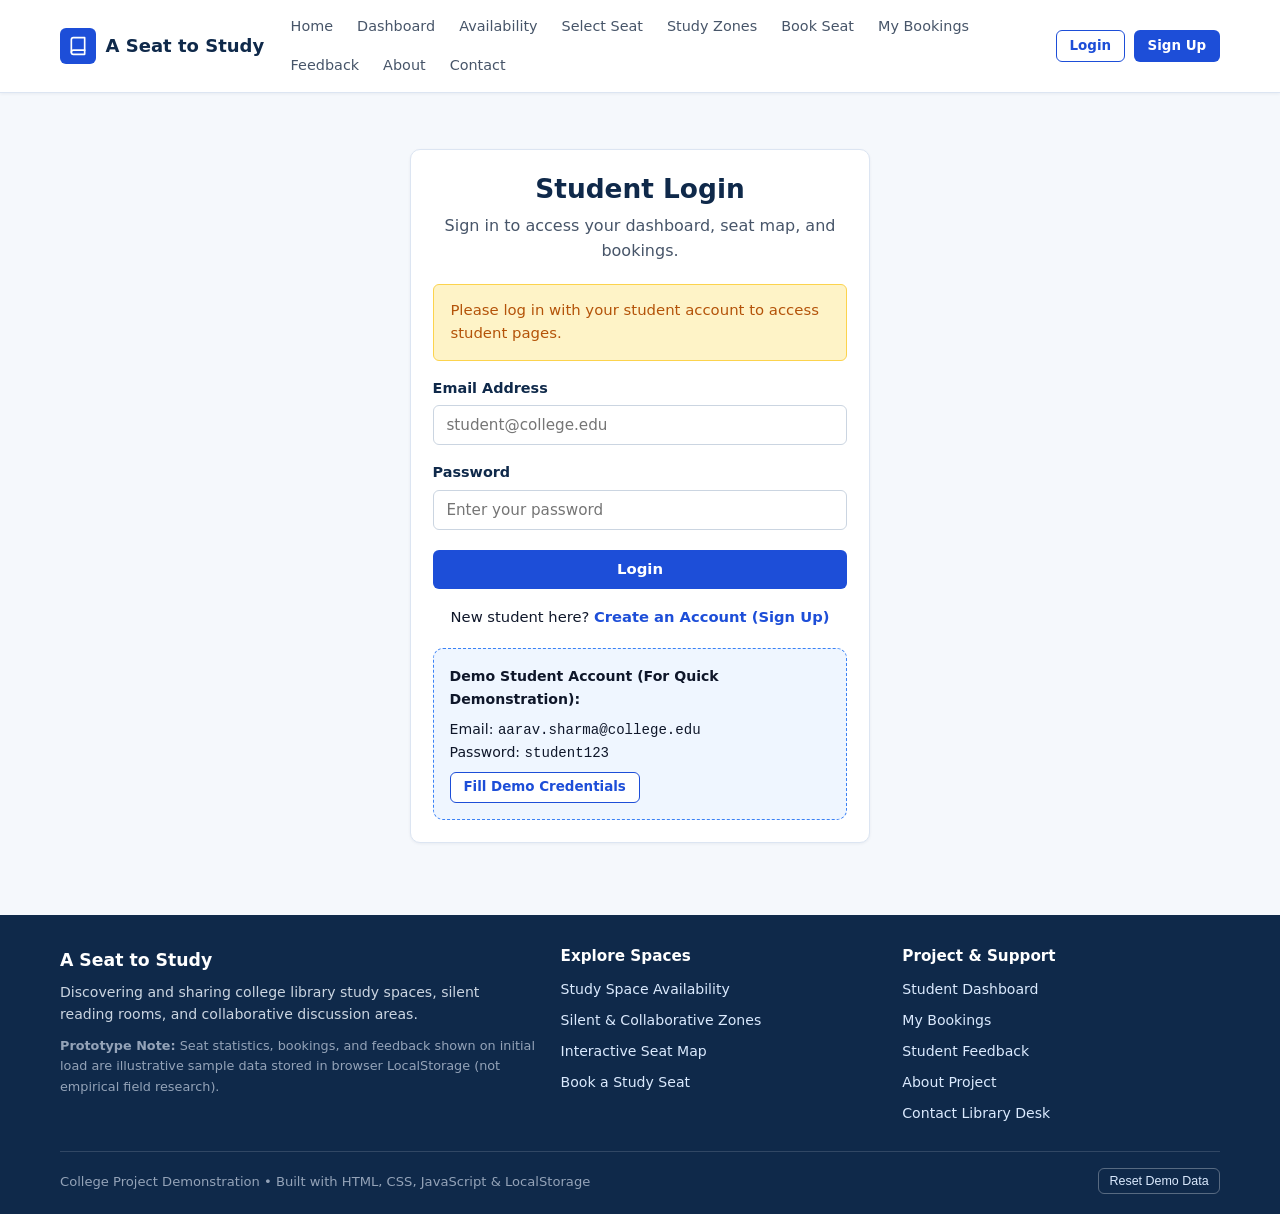
<file: my-bookings.html>
<!DOCTYPE html>
<html lang="en">
<head>
  <meta charset="UTF-8" />
  <meta name="viewport" content="width=device-width, initial-scale=1.0" />
  <title>My Bookings | A Seat to Study</title>
  <link rel="stylesheet" href="style.css" />
</head>
<body data-page="my-bookings">
  <header id="site-header" class="site-header"></header>

  <main class="main-content">
    <div class="container">
      <div class="page-header">
        <div>
          <h1>My Bookings</h1>
          <p id="my-bookings-subtitle">Manage your confirmed study seat reservations or cancel a booking to release the seat.</p>
        </div>
        <div style="display:flex; gap:0.65rem; flex-wrap:wrap;">
          <a href="seat-selection.html" class="btn btn-secondary">Select Seat</a>
          <a href="booking.html" class="btn btn-primary">New Booking</a>
        </div>
      </div>

      <div id="my-bookings-alert" class="alert hidden" role="alert"></div>

      <section id="my-bookings-container"></section>

      <p style="font-size:0.84rem; color:#64748b; margin-top:1rem;">
        Note: Cancelling a confirmed booking immediately frees that seat on the Seat Map and updates Study Space Availability.
      </p>
    </div>
  </main>

  <footer id="site-footer" class="site-footer"></footer>

  <script src="data.js"></script>
  <script src="script.js"></script>
</body>
</html>
</file>
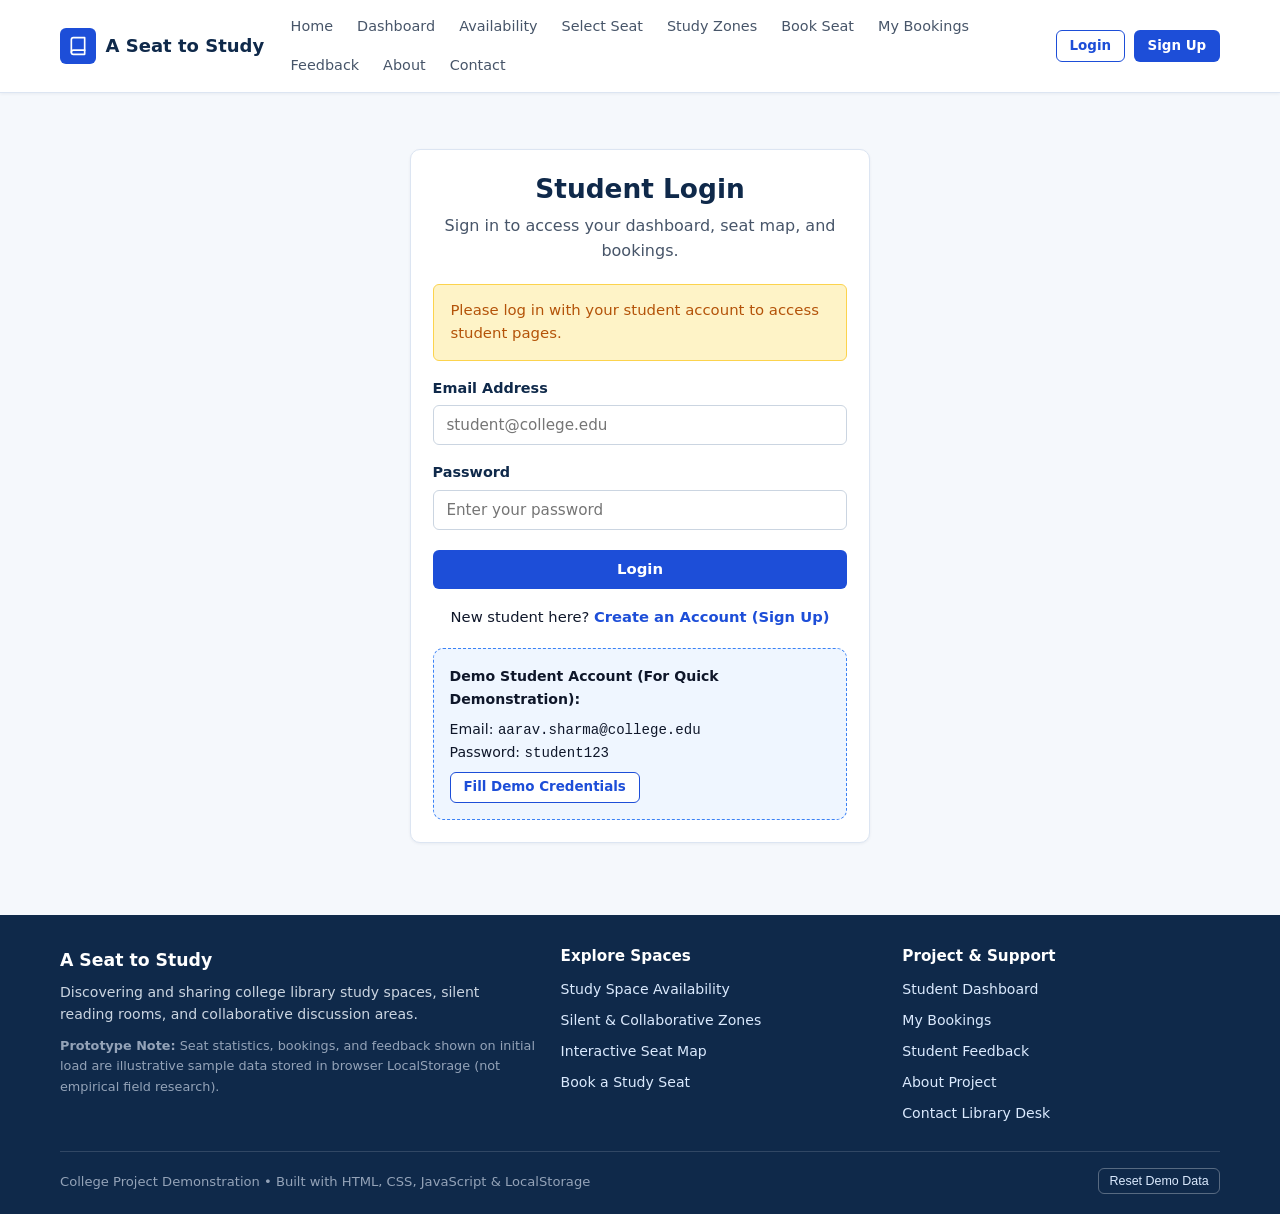
<file: seat-selection.html>
<!DOCTYPE html>
<html lang="en">
<head>
  <meta charset="UTF-8" />
  <meta name="viewport" content="width=device-width, initial-scale=1.0" />
  <title>Select a Seat | A Seat to Study</title>
  <link rel="stylesheet" href="style.css" />
</head>
<body data-page="seat-selection">
  <header id="site-header" class="site-header"></header>

  <main class="main-content">
    <div class="container">
      <div class="page-header">
        <div>
          <h1>Interactive Seat Selection</h1>
          <p>Choose a study space, date, and time slot, then click any green seat to reserve it.</p>
        </div>
        <a href="availability.html" class="btn btn-secondary">All Study Spaces</a>
      </div>

      <!-- Controls Bar -->
      <section class="card section" style="margin-bottom:1.5rem;">
        <div class="grid-3">
          <div class="form-group" style="margin-bottom:0;">
            <label for="seat-space-select" class="form-label">Study Space</label>
            <select id="seat-space-select" class="form-control"></select>
          </div>
          <div class="form-group" style="margin-bottom:0;">
            <label for="seat-date-input" class="form-label">Booking Date</label>
            <input type="date" id="seat-date-input" class="form-control" />
          </div>
          <div class="form-group" style="margin-bottom:0;">
            <label for="seat-slot-select" class="form-label">Time Slot</label>
            <select id="seat-slot-select" class="form-control"></select>
          </div>
        </div>
      </section>

      <div id="seat-alert" class="alert hidden" role="alert"></div>

      <!-- Seat Grid + Selected Seat Info Panel -->
      <div class="seat-layout-grid">
        <section class="card">
          <div style="margin-bottom:0.85rem;">
            <p id="seat-map-counts" style="margin-bottom:0.65rem; color:#0f294a;"></p>
            <div class="seat-legend">
              <span class="legend-item"><span class="legend-swatch swatch-available"></span> Available</span>
              <span class="legend-item"><span class="legend-swatch swatch-occupied"></span> Occupied</span>
              <span class="legend-item"><span class="legend-swatch swatch-selected"></span> Selected Seat</span>
            </div>
          </div>

          <div id="seat-grid" class="seat-grid" aria-label="Interactive Seat Map"></div>
        </section>

        <aside class="card selected-seat-panel">
          <h2 style="font-size:1.25rem; margin-bottom:0.75rem;">Selected Seat Details</h2>

          <div id="no-seat-selected" class="alert alert-info" style="margin-bottom:0;">
            Click any <strong>green available seat</strong> on the map to inspect its details and confirm your booking.
          </div>

          <div id="selected-seat-details" class="hidden">
            <ul class="detail-list">
              <li><span>Seat Number</span><strong id="sel-seat-id" style="font-size:1.1rem; color:#1d4ed8;">-</strong></li>
              <li><span>Study Space</span><strong id="sel-space-name">-</strong></li>
              <li><span>Floor</span><strong id="sel-space-floor">-</strong></li>
              <li><span>Study Zone</span><strong id="sel-space-zone">-</strong></li>
              <li><span>Booking Date</span><strong id="sel-date">-</strong></li>
              <li><span>Time Slot</span><strong id="sel-slot">-</strong></li>
              <li><span>Student Name</span><strong id="sel-student">-</strong></li>
            </ul>

            <button type="button" id="confirm-seat-btn" class="btn btn-primary" style="width:100%; margin-bottom:0.6rem;">
              Confirm Booking
            </button>
            <a id="open-full-booking-link" href="booking.html" class="btn btn-secondary" style="width:100%;">
              Customize in Booking Form
            </a>
          </div>
        </aside>
      </div>
    </div>
  </main>

  <footer id="site-footer" class="site-footer"></footer>

  <script src="data.js"></script>
  <script src="script.js"></script>
</body>
</html>
</file>
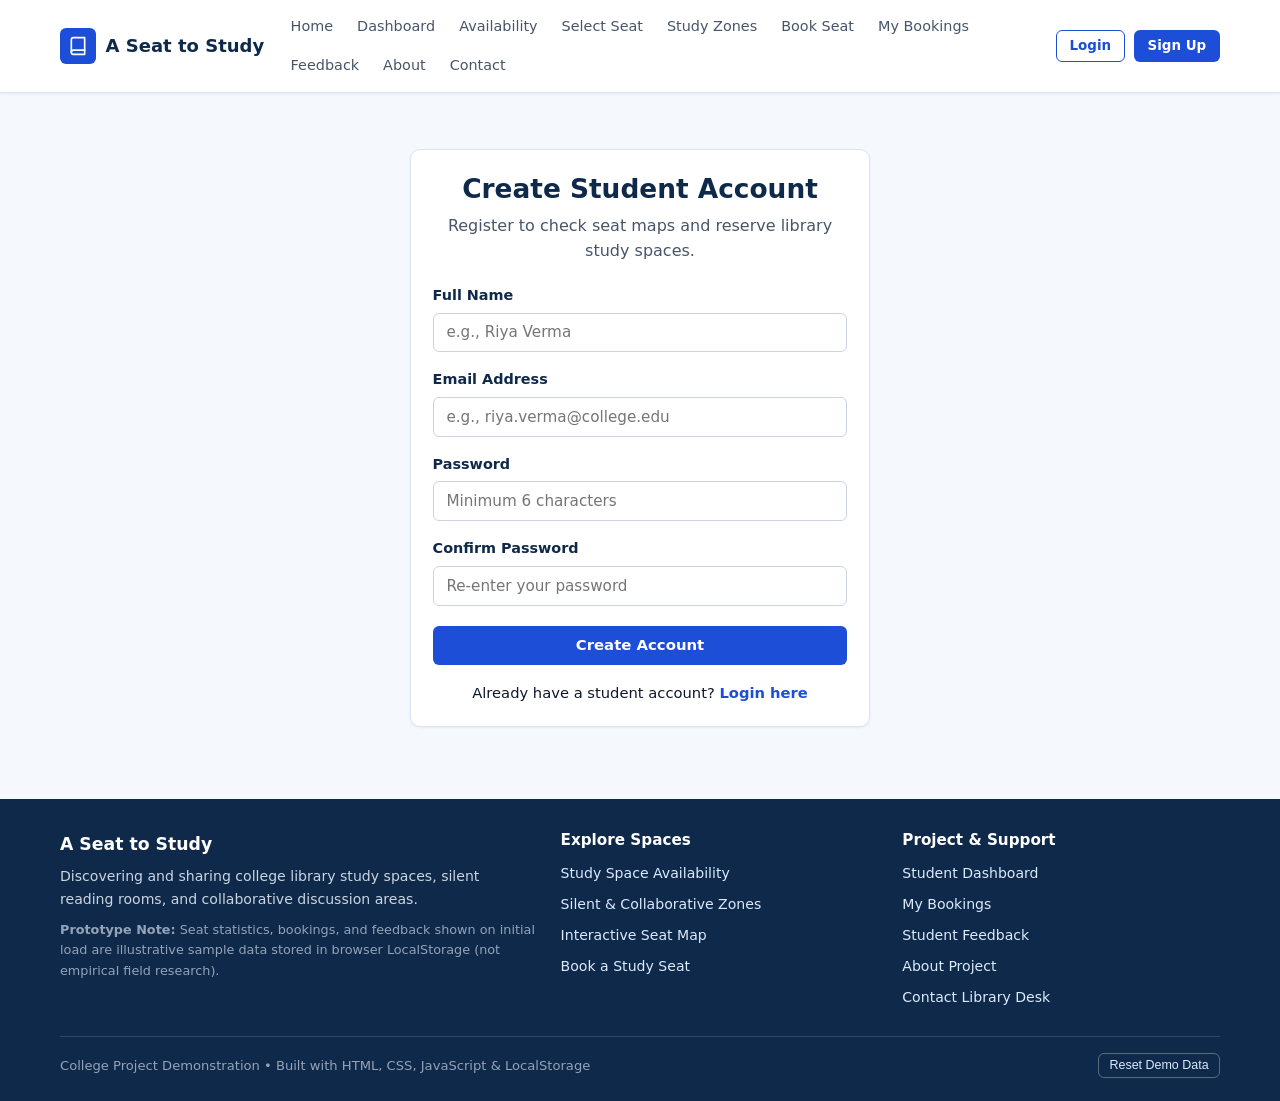
<file: signup.html>
<!DOCTYPE html>
<html lang="en">
<head>
  <meta charset="UTF-8" />
  <meta name="viewport" content="width=device-width, initial-scale=1.0" />
  <title>Student Sign Up | A Seat to Study</title>
  <link rel="stylesheet" href="style.css" />
</head>
<body data-page="signup">
  <header id="site-header" class="site-header"></header>

  <main class="main-content">
    <div class="container">
      <div class="auth-wrapper">
        <div class="card">
          <div style="text-align:center; margin-bottom:1.25rem;">
            <h1 style="font-size:1.65rem;">Create Student Account</h1>
            <p style="color:#475569; margin-bottom:0;">Register to check seat maps and reserve library study spaces.</p>
          </div>

          <div id="signup-already-logged-in" class="alert alert-info hidden"></div>
          <div id="signup-alert" class="alert hidden" role="alert"></div>

          <form id="signup-form" novalidate>
            <div class="form-group">
              <label for="signup-name" class="form-label">Full Name</label>
              <input
                type="text"
                id="signup-name"
                class="form-control"
                placeholder="e.g., Riya Verma"
                required
              />
            </div>

            <div class="form-group">
              <label for="signup-email" class="form-label">Email Address</label>
              <input
                type="email"
                id="signup-email"
                class="form-control"
                placeholder="e.g., riya.verma@college.edu"
                required
              />
            </div>

            <div class="form-group">
              <label for="signup-password" class="form-label">Password</label>
              <input
                type="password"
                id="signup-password"
                class="form-control"
                placeholder="Minimum 6 characters"
                required
              />
            </div>

            <div class="form-group">
              <label for="signup-confirm" class="form-label">Confirm Password</label>
              <input
                type="password"
                id="signup-confirm"
                class="form-control"
                placeholder="Re-enter your password"
                required
              />
            </div>

            <button type="submit" class="btn btn-primary" style="width:100%; margin-top:0.25rem;">
              Create Account
            </button>
          </form>

          <p style="text-align:center; margin-top:1rem; margin-bottom:0; font-size:0.92rem;">
            Already have a student account? <a href="login.html"><strong>Login here</strong></a>
          </p>
        </div>
      </div>
    </div>
  </main>

  <footer id="site-footer" class="site-footer"></footer>

  <script src="data.js"></script>
  <script src="script.js"></script>
</body>
</html>
</file>
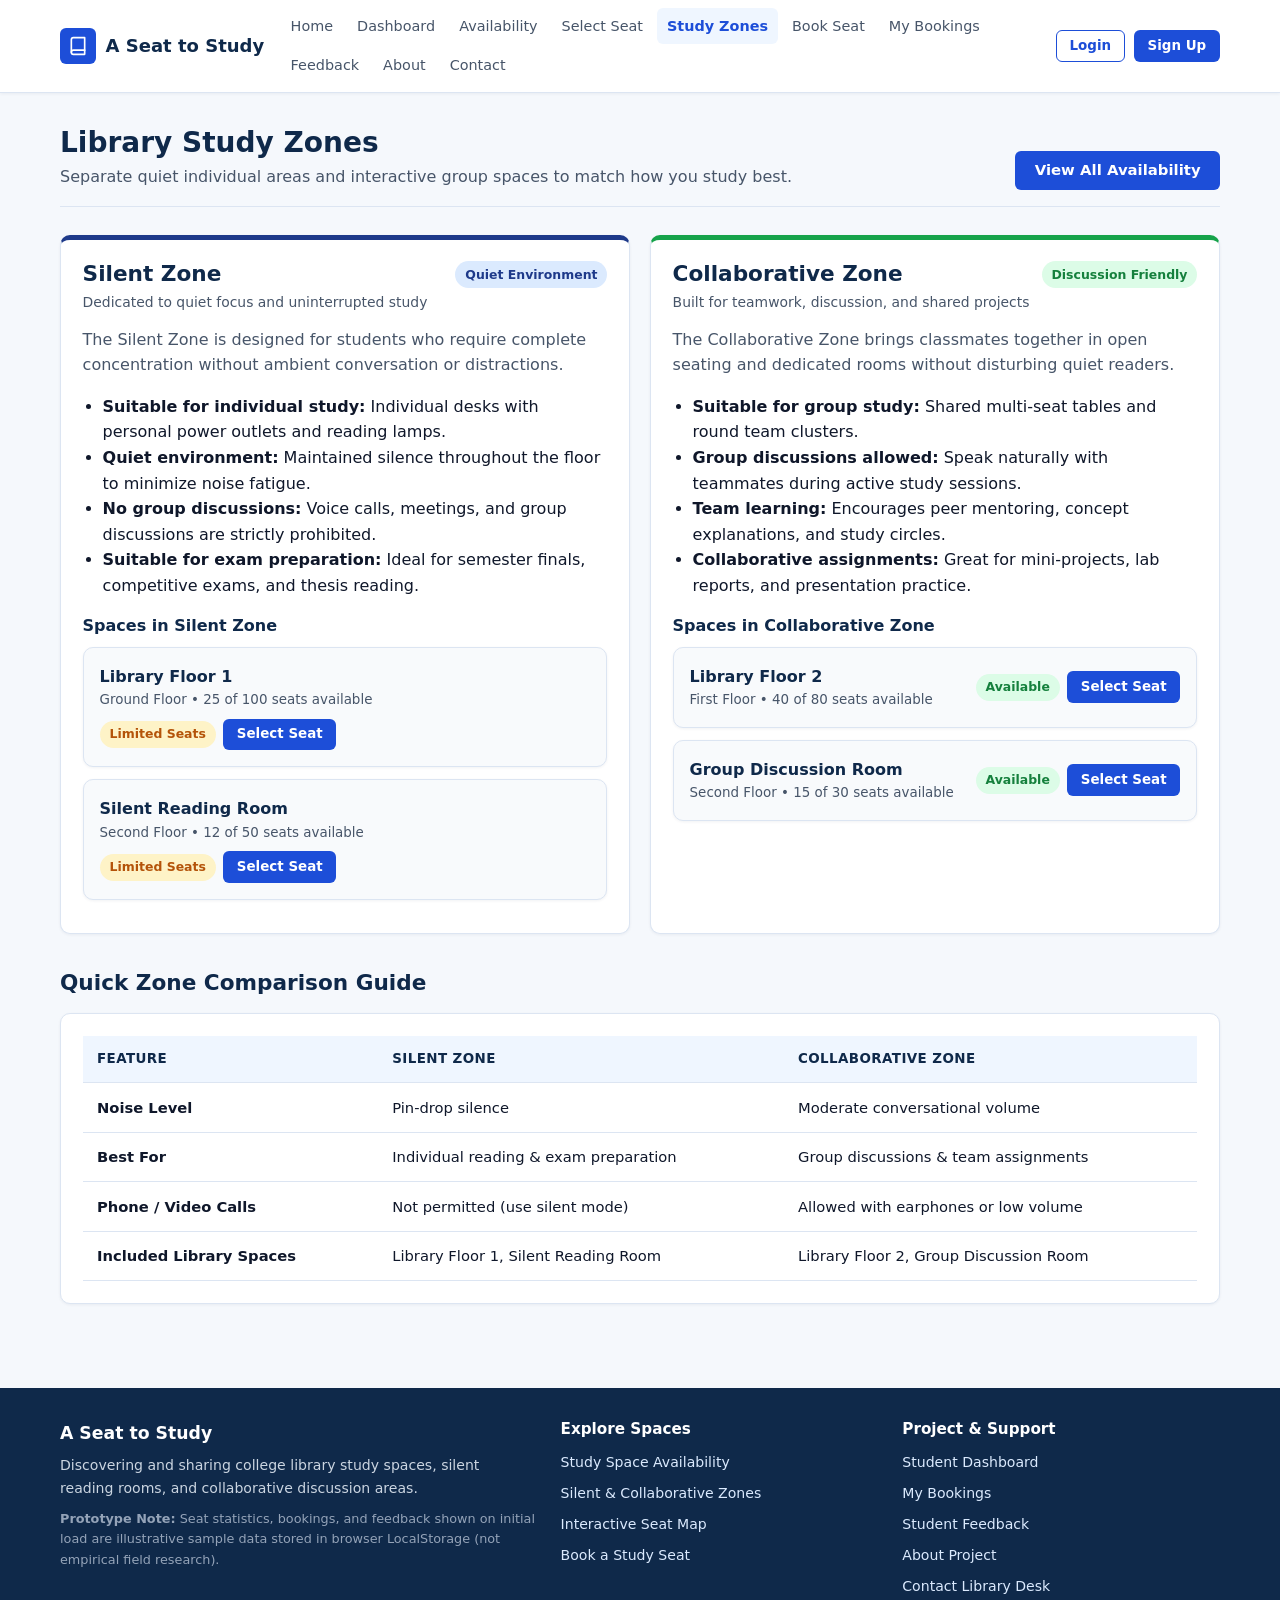
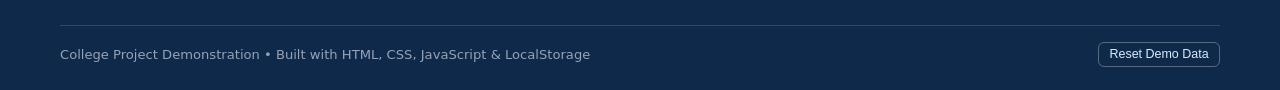
<file: zones.html>
<!DOCTYPE html>
<html lang="en">
<head>
  <meta charset="UTF-8" />
  <meta name="viewport" content="width=device-width, initial-scale=1.0" />
  <title>Study Zones | A Seat to Study</title>
  <link rel="stylesheet" href="style.css" />
</head>
<body data-page="zones">
  <header id="site-header" class="site-header"></header>

  <main class="main-content">
    <div class="container">
      <div class="page-header">
        <div>
          <h1>Library Study Zones</h1>
          <p>Separate quiet individual areas and interactive group spaces to match how you study best.</p>
        </div>
        <a href="availability.html" class="btn btn-primary">View All Availability</a>
      </div>

      <!-- Two Dedicated Zone Cards -->
      <section class="section">
        <div class="grid-2">
          <!-- Silent Zone Card -->
          <article class="card zone-card zone-card--silent">
            <div class="card-header">
              <div>
                <h2 class="card-title" style="font-size:1.35rem;">Silent Zone</h2>
                <p class="card-subtitle">Dedicated to quiet focus and uninterrupted study</p>
              </div>
              <span class="badge badge-blue">Quiet Environment</span>
            </div>

            <p style="color:#475569;">
              The Silent Zone is designed for students who require complete concentration without ambient conversation or distractions.
            </p>

            <ul>
              <li><strong>Suitable for individual study:</strong> Individual desks with personal power outlets and reading lamps.</li>
              <li><strong>Quiet environment:</strong> Maintained silence throughout the floor to minimize noise fatigue.</li>
              <li><strong>No group discussions:</strong> Voice calls, meetings, and group discussions are strictly prohibited.</li>
              <li><strong>Suitable for exam preparation:</strong> Ideal for semester finals, competitive exams, and thesis reading.</li>
            </ul>

            <h3 style="font-size:1rem; margin:1.1rem 0 0.65rem;">Spaces in Silent Zone</h3>
            <div id="silent-zone-spaces"></div>
          </article>

          <!-- Collaborative Zone Card -->
          <article class="card zone-card zone-card--collab">
            <div class="card-header">
              <div>
                <h2 class="card-title" style="font-size:1.35rem;">Collaborative Zone</h2>
                <p class="card-subtitle">Built for teamwork, discussion, and shared projects</p>
              </div>
              <span class="badge badge-green">Discussion Friendly</span>
            </div>

            <p style="color:#475569;">
              The Collaborative Zone brings classmates together in open seating and dedicated rooms without disturbing quiet readers.
            </p>

            <ul>
              <li><strong>Suitable for group study:</strong> Shared multi-seat tables and round team clusters.</li>
              <li><strong>Group discussions allowed:</strong> Speak naturally with teammates during active study sessions.</li>
              <li><strong>Team learning:</strong> Encourages peer mentoring, concept explanations, and study circles.</li>
              <li><strong>Collaborative assignments:</strong> Great for mini-projects, lab reports, and presentation practice.</li>
            </ul>

            <h3 style="font-size:1rem; margin:1.1rem 0 0.65rem;">Spaces in Collaborative Zone</h3>
            <div id="collab-zone-spaces"></div>
          </article>
        </div>
      </section>

      <!-- Zone Guidelines Comparison -->
      <section class="section">
        <div class="section-header">
          <h2>Quick Zone Comparison Guide</h2>
        </div>
        <div class="card">
          <div class="table-responsive">
            <table class="data-table">
              <thead>
                <tr>
                  <th>Feature</th>
                  <th>Silent Zone</th>
                  <th>Collaborative Zone</th>
                </tr>
              </thead>
              <tbody>
                <tr>
                  <td><strong>Noise Level</strong></td>
                  <td>Pin-drop silence</td>
                  <td>Moderate conversational volume</td>
                </tr>
                <tr>
                  <td><strong>Best For</strong></td>
                  <td>Individual reading &amp; exam preparation</td>
                  <td>Group discussions &amp; team assignments</td>
                </tr>
                <tr>
                  <td><strong>Phone / Video Calls</strong></td>
                  <td>Not permitted (use silent mode)</td>
                  <td>Allowed with earphones or low volume</td>
                </tr>
                <tr>
                  <td><strong>Included Library Spaces</strong></td>
                  <td>Library Floor 1, Silent Reading Room</td>
                  <td>Library Floor 2, Group Discussion Room</td>
                </tr>
              </tbody>
            </table>
          </div>
        </div>
      </section>
    </div>
  </main>

  <footer id="site-footer" class="site-footer"></footer>

  <script src="data.js"></script>
  <script src="script.js"></script>
</body>
</html>
</file>
<file: style.css>
/* ============================================================================
   A Seat to Study - Main Stylesheet (style.css)
   Professional Blue & White College Project Theme
   ============================================================================ */

:root {
  --blue-900: #0f294a;
  --blue-800: #1e3a8a;
  --blue-700: #1d4ed8;
  --blue-600: #2563eb;
  --blue-500: #3b82f6;
  --blue-100: #dbeafe;
  --blue-50: #eff6ff;

  --white: #ffffff;
  --bg-page: #f5f8fc;
  --bg-subtle: #f8fafc;
  --border-color: #dce5f2;
  --border-strong: #cbd5e1;

  --text-main: #0f172a;
  --text-muted: #475569;
  --text-light: #64748b;

  --green-700: #15803d;
  --green-600: #16a34a;
  --green-100: #dcfce7;
  --green-border: #86efac;

  --red-700: #b91c1c;
  --red-600: #dc2626;
  --red-100: #fee2e2;
  --red-border: #fca5a5;

  --amber-700: #b45309;
  --amber-100: #fef3c7;
  --amber-border: #fcd34d;

  --radius-sm: 6px;
  --radius-md: 10px;
  --radius-lg: 14px;
  --shadow-sm: 0 1px 3px rgba(15, 41, 74, 0.06);
  --shadow-md: 0 4px 14px rgba(15, 41, 74, 0.08);
  --container-max: 1200px;
}

*,
*::before,
*::after {
  box-sizing: border-box;
}

html {
  scroll-behavior: smooth;
}

body {
  margin: 0;
  font-family: "Segoe UI", system-ui, -apple-system, BlinkMacSystemFont, Roboto, Arial, sans-serif;
  color: var(--text-main);
  background-color: var(--bg-page);
  line-height: 1.6;
  min-height: 100vh;
  display: flex;
  flex-direction: column;
}

img,
svg {
  display: block;
}

a {
  color: var(--blue-700);
  text-decoration: none;
}

a:hover {
  text-decoration: underline;
}

h1,
h2,
h3,
h4 {
  margin: 0 0 0.5rem;
  color: var(--blue-900);
  line-height: 1.25;
}

p {
  margin: 0 0 1rem;
}

ul {
  margin: 0 0 1rem;
  padding-left: 1.25rem;
}

.container {
  width: 100%;
  max-width: var(--container-max);
  margin: 0 auto;
  padding: 0 1.25rem;
}

.main-content {
  flex: 1;
  padding: 2rem 0 3rem;
}

.main-content--flush-top {
  padding-top: 0;
}

/* --------------------------------------------------------------------------
   Navigation Bar
   -------------------------------------------------------------------------- */
.site-header {
  background-color: var(--white);
  border-bottom: 1px solid var(--border-color);
  box-shadow: var(--shadow-sm);
  position: sticky;
  top: 0;
  z-index: 100;
}

.navbar {
  display: flex;
  align-items: center;
  justify-content: space-between;
  gap: 1rem;
  min-height: 68px;
  padding: 0.5rem 0;
  flex-wrap: wrap;
}

.brand {
  display: inline-flex;
  align-items: center;
  gap: 0.6rem;
  font-weight: 700;
  font-size: 1.125rem;
  color: var(--blue-900);
  text-decoration: none;
  white-space: nowrap;
}

.brand:hover {
  text-decoration: none;
}

.brand-icon {
  width: 36px;
  height: 36px;
  border-radius: var(--radius-sm);
  background-color: var(--blue-700);
  color: var(--white);
  display: inline-flex;
  align-items: center;
  justify-content: center;
  flex-shrink: 0;
}

.nav-toggle {
  display: none;
  background: var(--blue-50);
  border: 1px solid var(--border-color);
  border-radius: var(--radius-sm);
  color: var(--blue-900);
  padding: 0.45rem 0.65rem;
  cursor: pointer;
  align-items: center;
  gap: 0.35rem;
  font-size: 0.9rem;
  font-weight: 600;
}

.nav-collapse {
  display: flex;
  align-items: center;
  justify-content: space-between;
  gap: 1rem;
  flex: 1;
}

.nav-links {
  display: flex;
  align-items: center;
  gap: 0.2rem;
  list-style: none;
  margin: 0 auto;
  padding: 0;
  flex-wrap: wrap;
}

.nav-link {
  display: inline-block;
  padding: 0.42rem 0.65rem;
  border-radius: var(--radius-sm);
  color: var(--text-muted);
  font-size: 0.9rem;
  font-weight: 500;
  text-decoration: none;
  white-space: nowrap;
  transition: background-color 0.15s ease, color 0.15s ease;
}

.nav-link:hover {
  background-color: var(--blue-50);
  color: var(--blue-700);
  text-decoration: none;
}

.nav-link.active {
  background-color: var(--blue-50);
  color: var(--blue-700);
  font-weight: 600;
}

.nav-auth {
  display: flex;
  align-items: center;
  gap: 0.55rem;
  white-space: nowrap;
}

.user-pill {
  display: inline-flex;
  align-items: center;
  gap: 0.45rem;
  padding: 0.35rem 0.75rem;
  background-color: var(--blue-50);
  border: 1px solid var(--blue-100);
  border-radius: 999px;
  font-size: 0.85rem;
  font-weight: 600;
  color: var(--blue-800);
}

/* --------------------------------------------------------------------------
   Buttons
   -------------------------------------------------------------------------- */
.btn {
  display: inline-flex;
  align-items: center;
  justify-content: center;
  gap: 0.45rem;
  padding: 0.58rem 1.15rem;
  border-radius: var(--radius-sm);
  border: 1px solid transparent;
  font-family: inherit;
  font-size: 0.93rem;
  font-weight: 600;
  cursor: pointer;
  text-decoration: none;
  line-height: 1.25;
  transition: background-color 0.15s ease, border-color 0.15s ease, color 0.15s ease;
}

.btn:hover {
  text-decoration: none;
}

.btn:disabled {
  opacity: 0.55;
  cursor: not-allowed;
}

.btn-sm {
  padding: 0.4rem 0.8rem;
  font-size: 0.84rem;
}

.btn-lg {
  padding: 0.78rem 1.45rem;
  font-size: 1rem;
}

.btn-primary {
  background-color: var(--blue-700);
  color: var(--white);
}

.btn-primary:hover:not(:disabled) {
  background-color: var(--blue-800);
}

.btn-secondary {
  background-color: var(--white);
  color: var(--blue-700);
  border-color: var(--blue-700);
}

.btn-secondary:hover:not(:disabled) {
  background-color: var(--blue-50);
}

.btn-outline-light {
  background-color: transparent;
  color: var(--white);
  border-color: rgba(255, 255, 255, 0.7);
}

.btn-outline-light:hover:not(:disabled) {
  background-color: rgba(255, 255, 255, 0.15);
  color: var(--white);
}

.btn-white {
  background-color: var(--white);
  color: var(--blue-800);
}

.btn-white:hover:not(:disabled) {
  background-color: var(--blue-50);
}

.btn-danger {
  background-color: var(--red-600);
  color: var(--white);
}

.btn-danger:hover:not(:disabled) {
  background-color: var(--red-700);
}

.btn-subtle {
  background-color: var(--bg-subtle);
  color: var(--text-main);
  border-color: var(--border-strong);
}

.btn-subtle:hover:not(:disabled) {
  background-color: #e2e8f0;
}

/* --------------------------------------------------------------------------
   Hero & Page Header Banners
   -------------------------------------------------------------------------- */
.hero {
  background: linear-gradient(135deg, var(--blue-900) 0%, var(--blue-700) 100%);
  color: var(--white);
  padding: 3.5rem 0 3.25rem;
  margin-bottom: 2.25rem;
}

.hero-grid {
  display: grid;
  grid-template-columns: 1.35fr 0.95fr;
  gap: 2rem;
  align-items: center;
}

.hero-eyebrow {
  display: inline-block;
  background-color: rgba(255, 255, 255, 0.15);
  border: 1px solid rgba(255, 255, 255, 0.28);
  padding: 0.25rem 0.75rem;
  border-radius: 999px;
  font-size: 0.82rem;
  font-weight: 600;
  margin-bottom: 0.9rem;
  letter-spacing: 0.02em;
}

.hero h1 {
  color: var(--white);
  font-size: 2.35rem;
  margin-bottom: 0.75rem;
}

.hero-subtitle {
  font-size: 1.08rem;
  color: #dbeafe;
  margin-bottom: 1.5rem;
  max-width: 620px;
}

.hero-actions {
  display: flex;
  flex-wrap: wrap;
  gap: 0.75rem;
}

.hero-summary-card {
  background-color: rgba(255, 255, 255, 0.12);
  border: 1px solid rgba(255, 255, 255, 0.22);
  border-radius: var(--radius-lg);
  padding: 1.4rem;
}

.hero-summary-card h3 {
  color: var(--white);
  font-size: 1.05rem;
  margin-bottom: 1rem;
}

.hero-mini-stats {
  display: grid;
  grid-template-columns: repeat(2, 1fr);
  gap: 0.85rem;
}

.hero-mini-stat {
  background-color: rgba(255, 255, 255, 0.96);
  color: var(--blue-900);
  border-radius: var(--radius-md);
  padding: 0.85rem 1rem;
}

.hero-mini-stat .num {
  display: block;
  font-size: 1.5rem;
  font-weight: 700;
  color: var(--blue-700);
}

.hero-mini-stat .lbl {
  font-size: 0.8rem;
  color: var(--text-muted);
  font-weight: 600;
}

.page-header {
  display: flex;
  align-items: flex-end;
  justify-content: space-between;
  flex-wrap: wrap;
  gap: 1rem;
  margin-bottom: 1.75rem;
  padding-bottom: 1rem;
  border-bottom: 1px solid var(--border-color);
}

.page-header h1 {
  font-size: 1.75rem;
  margin-bottom: 0.25rem;
}

.page-header p {
  margin: 0;
  color: var(--text-muted);
}

/* --------------------------------------------------------------------------
   Cards, Grids & Stat Tiles
   -------------------------------------------------------------------------- */
.section {
  margin-bottom: 2.25rem;
}

.section-header {
  display: flex;
  align-items: center;
  justify-content: space-between;
  flex-wrap: wrap;
  gap: 0.75rem;
  margin-bottom: 1rem;
}

.section-header h2 {
  font-size: 1.35rem;
  margin: 0;
}

.card {
  background-color: var(--white);
  border: 1px solid var(--border-color);
  border-radius: var(--radius-md);
  padding: 1.35rem;
  box-shadow: var(--shadow-sm);
}

.card-header {
  display: flex;
  align-items: flex-start;
  justify-content: space-between;
  gap: 0.75rem;
  margin-bottom: 0.85rem;
}

.card-title {
  font-size: 1.12rem;
  font-weight: 700;
  color: var(--blue-900);
  margin: 0;
}

.card-subtitle {
  font-size: 0.87rem;
  color: var(--text-muted);
  margin: 0.15rem 0 0;
}

.grid-2 {
  display: grid;
  grid-template-columns: repeat(2, minmax(0, 1fr));
  gap: 1.25rem;
}

.grid-3 {
  display: grid;
  grid-template-columns: repeat(3, minmax(0, 1fr));
  gap: 1.25rem;
}

.grid-4 {
  display: grid;
  grid-template-columns: repeat(4, minmax(0, 1fr));
  gap: 1.15rem;
}

.stat-card {
  background-color: var(--white);
  border: 1px solid var(--border-color);
  border-top: 4px solid var(--blue-700);
  border-radius: var(--radius-md);
  padding: 1.2rem 1.25rem;
  box-shadow: var(--shadow-sm);
  display: flex;
  align-items: center;
  justify-content: space-between;
  gap: 1rem;
}

.stat-card--green {
  border-top-color: var(--green-600);
}

.stat-card--red {
  border-top-color: var(--red-600);
}

.stat-card--navy {
  border-top-color: var(--blue-900);
}

.stat-label {
  font-size: 0.85rem;
  font-weight: 600;
  color: var(--text-muted);
  margin-bottom: 0.25rem;
}

.stat-value {
  font-size: 1.85rem;
  font-weight: 700;
  color: var(--blue-900);
  line-height: 1.1;
}

.stat-icon {
  width: 44px;
  height: 44px;
  border-radius: var(--radius-md);
  background-color: var(--blue-50);
  color: var(--blue-700);
  display: flex;
  align-items: center;
  justify-content: center;
  flex-shrink: 0;
}

.stat-card--green .stat-icon {
  background-color: var(--green-100);
  color: var(--green-700);
}

.stat-card--red .stat-icon {
  background-color: var(--red-100);
  color: var(--red-700);
}

/* --------------------------------------------------------------------------
   Badges, Progress Bars & Alerts
   -------------------------------------------------------------------------- */
.badge {
  display: inline-flex;
  align-items: center;
  gap: 0.3rem;
  padding: 0.22rem 0.62rem;
  border-radius: 999px;
  font-size: 0.78rem;
  font-weight: 600;
  white-space: nowrap;
}

.badge-blue {
  background-color: var(--blue-100);
  color: var(--blue-800);
}

.badge-green {
  background-color: var(--green-100);
  color: var(--green-700);
}

.badge-red {
  background-color: var(--red-100);
  color: var(--red-700);
}

.badge-amber {
  background-color: var(--amber-100);
  color: var(--amber-700);
}

.badge-gray {
  background-color: #e2e8f0;
  color: #334155;
}

.progress-track {
  width: 100%;
  height: 9px;
  background-color: #e2e8f0;
  border-radius: 999px;
  overflow: hidden;
  margin: 0.5rem 0;
}

.progress-fill {
  height: 100%;
  background-color: var(--blue-600);
  border-radius: 999px;
  transition: width 0.25s ease;
}

.progress-fill--high {
  background-color: var(--amber-700);
}

.progress-fill--full {
  background-color: var(--red-600);
}

.progress-fill--low {
  background-color: var(--green-600);
}

.alert {
  padding: 0.85rem 1.05rem;
  border-radius: var(--radius-sm);
  border: 1px solid transparent;
  margin-bottom: 1rem;
  font-size: 0.93rem;
}

.alert-info {
  background-color: var(--blue-50);
  border-color: var(--blue-100);
  color: var(--blue-900);
}

.alert-success {
  background-color: var(--green-100);
  border-color: var(--green-border);
  color: var(--green-700);
}

.alert-error {
  background-color: var(--red-100);
  border-color: var(--red-border);
  color: var(--red-700);
}

.alert-warning {
  background-color: var(--amber-100);
  border-color: var(--amber-border);
  color: var(--amber-700);
}

.hidden {
  display: none !important;
}

/* --------------------------------------------------------------------------
   Study Space & Zone Cards
   -------------------------------------------------------------------------- */
.space-metrics {
  display: grid;
  grid-template-columns: repeat(3, 1fr);
  gap: 0.65rem;
  margin: 1rem 0;
  text-align: center;
}

.space-metric-box {
  background-color: var(--bg-subtle);
  border: 1px solid var(--border-color);
  border-radius: var(--radius-sm);
  padding: 0.6rem 0.4rem;
}

.space-metric-box strong {
  display: block;
  font-size: 1.15rem;
  color: var(--blue-900);
}

.space-metric-box span {
  font-size: 0.76rem;
  color: var(--text-muted);
}

.tag-list {
  display: flex;
  flex-wrap: wrap;
  gap: 0.4rem;
  margin: 0.75rem 0 1.1rem;
}

.tag {
  font-size: 0.78rem;
  background-color: var(--blue-50);
  color: var(--blue-800);
  border: 1px solid var(--blue-100);
  padding: 0.2rem 0.55rem;
  border-radius: var(--radius-sm);
}

.zone-card {
  border-top: 5px solid var(--blue-700);
}

.zone-card--silent {
  border-top-color: var(--blue-800);
}

.zone-card--collab {
  border-top-color: var(--green-600);
}

.filter-bar {
  display: flex;
  flex-wrap: wrap;
  align-items: center;
  gap: 0.6rem;
  margin-bottom: 1.25rem;
}

.filter-btn {
  background-color: var(--white);
  border: 1px solid var(--border-strong);
  color: var(--text-muted);
  padding: 0.42rem 0.9rem;
  border-radius: 999px;
  font-size: 0.86rem;
  font-weight: 600;
  cursor: pointer;
}

.filter-btn.active {
  background-color: var(--blue-700);
  border-color: var(--blue-700);
  color: var(--white);
}

/* --------------------------------------------------------------------------
   Tables
   -------------------------------------------------------------------------- */
.table-responsive {
  width: 100%;
  overflow-x: auto;
}

.data-table {
  width: 100%;
  border-collapse: collapse;
  font-size: 0.92rem;
}

.data-table th,
.data-table td {
  text-align: left;
  padding: 0.78rem 0.9rem;
  border-bottom: 1px solid var(--border-color);
  vertical-align: middle;
}

.data-table th {
  background-color: var(--blue-50);
  color: var(--blue-900);
  font-weight: 700;
  font-size: 0.84rem;
  text-transform: uppercase;
  letter-spacing: 0.03em;
  white-space: nowrap;
}

.data-table tbody tr:hover {
  background-color: var(--bg-subtle);
}

/* --------------------------------------------------------------------------
   Forms & Auth Layout
   -------------------------------------------------------------------------- */
.auth-wrapper {
  max-width: 460px;
  margin: 1.5rem auto;
}

.form-group {
  margin-bottom: 1rem;
}

.form-label {
  display: block;
  font-weight: 600;
  font-size: 0.9rem;
  color: var(--blue-900);
  margin-bottom: 0.35rem;
}

.form-control {
  width: 100%;
  padding: 0.62rem 0.8rem;
  border: 1px solid var(--border-strong);
  border-radius: var(--radius-sm);
  font-family: inherit;
  font-size: 0.95rem;
  color: var(--text-main);
  background-color: var(--white);
  transition: border-color 0.15s ease, box-shadow 0.15s ease;
}

.form-control:focus {
  outline: none;
  border-color: var(--blue-600);
  box-shadow: 0 0 0 3px rgba(37, 99, 235, 0.15);
}

.form-control[readonly] {
  background-color: var(--bg-subtle);
  color: var(--text-muted);
}

textarea.form-control {
  min-height: 110px;
  resize: vertical;
}

.form-row {
  display: grid;
  grid-template-columns: repeat(2, minmax(0, 1fr));
  gap: 1rem;
}

.demo-box {
  margin-top: 1.25rem;
  padding: 1rem;
  background-color: var(--blue-50);
  border: 1px dashed var(--blue-500);
  border-radius: var(--radius-md);
  font-size: 0.88rem;
}

.demo-box p {
  margin-bottom: 0.45rem;
}

/* --------------------------------------------------------------------------
   Seat Selection Grid
   -------------------------------------------------------------------------- */
.seat-layout-grid {
  display: grid;
  grid-template-columns: 1.65fr 1fr;
  gap: 1.5rem;
  align-items: start;
}

.seat-legend {
  display: flex;
  flex-wrap: wrap;
  gap: 1rem;
  align-items: center;
  padding: 0.75rem 1rem;
  background-color: var(--bg-subtle);
  border: 1px solid var(--border-color);
  border-radius: var(--radius-sm);
  margin-bottom: 1rem;
  font-size: 0.88rem;
  font-weight: 600;
}

.legend-item {
  display: inline-flex;
  align-items: center;
  gap: 0.45rem;
}

.legend-swatch {
  width: 18px;
  height: 18px;
  border-radius: 4px;
  display: inline-block;
  border: 1px solid transparent;
}

.swatch-available {
  background-color: var(--green-100);
  border-color: var(--green-600);
}

.swatch-occupied {
  background-color: var(--red-100);
  border-color: var(--red-600);
}

.swatch-selected {
  background-color: var(--blue-700);
  border-color: var(--blue-800);
}

.seat-grid {
  display: grid;
  grid-template-columns: repeat(10, minmax(0, 1fr));
  gap: 0.45rem;
}

.seat-btn {
  padding: 0.45rem 0.2rem;
  border-radius: var(--radius-sm);
  border: 1px solid transparent;
  font-family: inherit;
  font-size: 0.78rem;
  font-weight: 700;
  text-align: center;
  cursor: pointer;
  transition: transform 0.1s ease, background-color 0.15s ease;
}

.seat-btn--available {
  background-color: var(--green-100);
  border-color: var(--green-600);
  color: var(--green-700);
}

.seat-btn--available:hover {
  background-color: #bbf7d0;
  transform: translateY(-1px);
}

.seat-btn--occupied {
  background-color: var(--red-100);
  border-color: var(--red-600);
  color: var(--red-700);
  cursor: not-allowed;
  opacity: 0.9;
}

.seat-btn--selected {
  background-color: var(--blue-700);
  border-color: var(--blue-900);
  color: var(--white);
  box-shadow: 0 0 0 2px rgba(37, 99, 235, 0.35);
}

.selected-seat-panel {
  position: sticky;
  top: 86px;
}

.detail-list {
  list-style: none;
  padding: 0;
  margin: 0 0 1rem;
}

.detail-list li {
  display: flex;
  justify-content: space-between;
  gap: 0.75rem;
  padding: 0.55rem 0;
  border-bottom: 1px solid var(--border-color);
  font-size: 0.92rem;
}

.detail-list li span:first-child {
  color: var(--text-muted);
}

.detail-list li strong {
  color: var(--blue-900);
  text-align: right;
}

/* --------------------------------------------------------------------------
   Empty State & Feedback Stars
   -------------------------------------------------------------------------- */
.empty-state {
  text-align: center;
  padding: 2.5rem 1.25rem;
  background-color: var(--white);
  border: 1px dashed var(--border-strong);
  border-radius: var(--radius-md);
}

.empty-state-icon {
  width: 52px;
  height: 52px;
  margin: 0 auto 0.85rem;
  border-radius: 50%;
  background-color: var(--blue-50);
  color: var(--blue-700);
  display: flex;
  align-items: center;
  justify-content: center;
}

.star-rating {
  color: #d97706;
  font-weight: 700;
  letter-spacing: 0.05em;
}

.problem-box {
  background-color: var(--blue-50);
  border-left: 4px solid var(--blue-700);
  padding: 1.25rem 1.4rem;
  border-radius: 0 var(--radius-md) var(--radius-md) 0;
}

/* --------------------------------------------------------------------------
   Footer
   -------------------------------------------------------------------------- */
.site-footer {
  background-color: var(--blue-900);
  color: #cbd5e1;
  padding: 2rem 0 1.4rem;
  margin-top: auto;
}

.footer-grid {
  display: grid;
  grid-template-columns: 1.5fr 1fr 1fr;
  gap: 1.5rem;
  padding-bottom: 1.25rem;
  border-bottom: 1px solid rgba(255, 255, 255, 0.14);
}

.footer-brand {
  color: var(--white);
  font-size: 1.08rem;
  font-weight: 700;
  margin-bottom: 0.4rem;
}

.site-footer h4 {
  color: var(--white);
  font-size: 0.95rem;
  margin-bottom: 0.6rem;
}

.footer-links {
  list-style: none;
  padding: 0;
  margin: 0;
}

.footer-links li {
  margin-bottom: 0.35rem;
}

.footer-links a {
  color: #dbeafe;
  font-size: 0.88rem;
}

.footer-links a:hover {
  color: var(--white);
}

.footer-bottom {
  display: flex;
  flex-wrap: wrap;
  justify-content: space-between;
  align-items: center;
  gap: 0.75rem;
  padding-top: 1rem;
  font-size: 0.82rem;
  color: #94a3b8;
}

.reset-demo-btn {
  background: transparent;
  border: 1px solid rgba(255, 255, 255, 0.3);
  color: #dbeafe;
  padding: 0.3rem 0.65rem;
  border-radius: var(--radius-sm);
  font-size: 0.78rem;
  cursor: pointer;
}

.reset-demo-btn:hover {
  background-color: rgba(255, 255, 255, 0.12);
}

/* --------------------------------------------------------------------------
   Responsive Media Queries
   -------------------------------------------------------------------------- */
@media (max-width: 1024px) {
  .grid-4 {
    grid-template-columns: repeat(2, minmax(0, 1fr));
  }

  .seat-layout-grid {
    grid-template-columns: 1fr;
  }

  .selected-seat-panel {
    position: static;
  }
}

@media (max-width: 960px) {
  .nav-toggle {
    display: inline-flex;
  }

  .nav-collapse {
    display: none;
    width: 100%;
    flex-direction: column;
    align-items: stretch;
    padding: 0.75rem 0 0.5rem;
    border-top: 1px solid var(--border-color);
  }

  .nav-collapse.open {
    display: flex;
  }

  .nav-links {
    flex-direction: column;
    align-items: stretch;
    margin: 0;
  }

  .nav-auth {
    padding-top: 0.5rem;
    border-top: 1px solid var(--border-color);
    flex-wrap: wrap;
  }

  .hero-grid {
    grid-template-columns: 1fr;
  }

  .grid-3 {
    grid-template-columns: repeat(2, minmax(0, 1fr));
  }

  .footer-grid {
    grid-template-columns: 1fr;
  }
}

@media (max-width: 640px) {
  .hero h1 {
    font-size: 1.8rem;
  }

  .grid-4,
  .grid-3,
  .grid-2,
  .form-row {
    grid-template-columns: 1fr;
  }

  .seat-grid {
    grid-template-columns: repeat(5, minmax(0, 1fr));
  }
}
</file>
